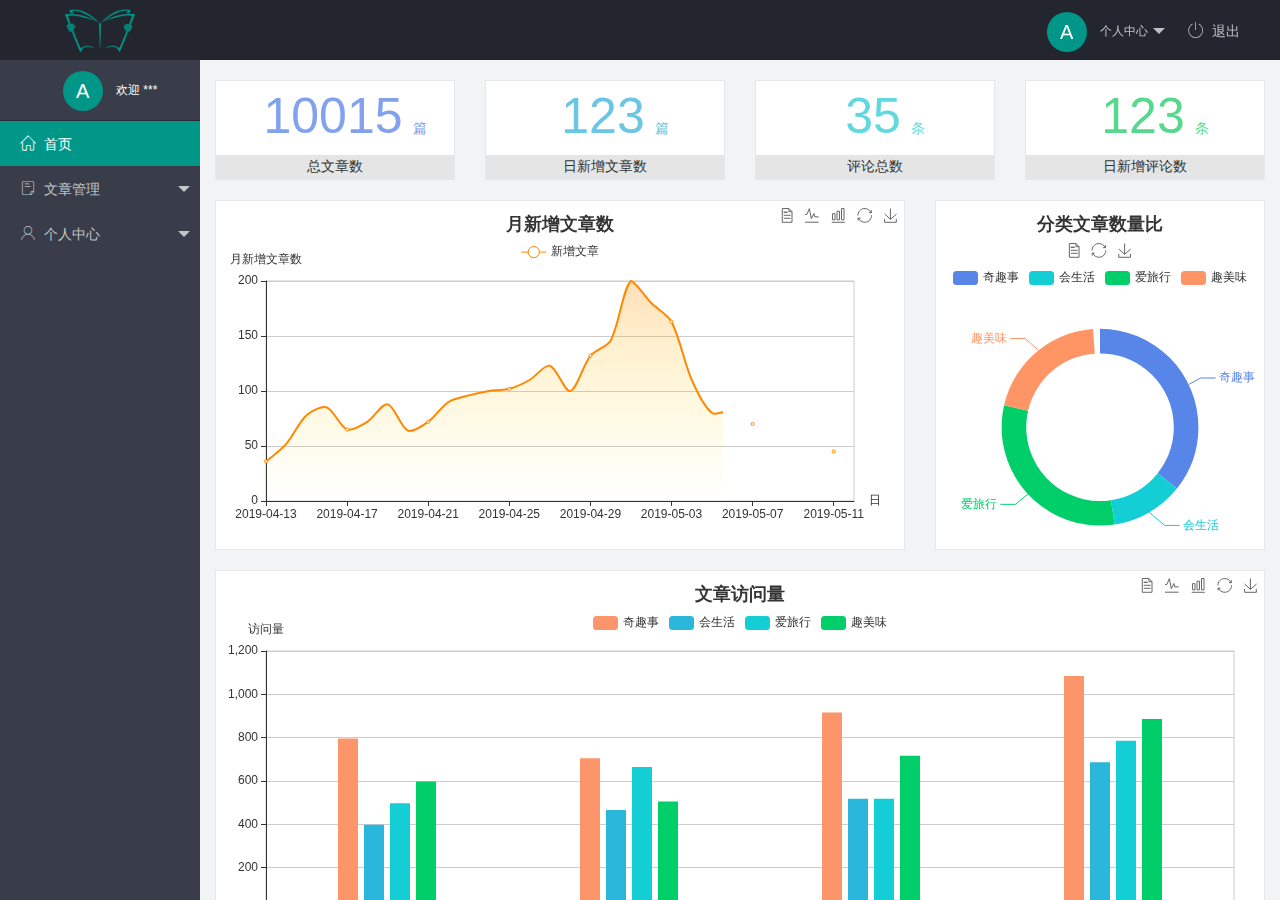
<file: web/index.html>
<!DOCTYPE html>
<html lang="en">

<head>
    <meta charset="UTF-8">
    <meta http-equiv="X-UA-Compatible" content="IE=edge">
    <meta name="viewport" content="width=device-width, initial-scale=1.0">
    <title>Document</title>
    <link rel="stylesheet" href="./assets/lib/layui/css/layui.css">
    <link rel="stylesheet" href="./assets/css/index.css">
    <link rel="stylesheet" href="./assets/fonts/iconfont.css">
</head>

<body class="layui-layout-body">
    <div class="layui-layout layui-layout-admin">
        <div class="layui-header">
            <div class="layui-logo">
                <img src="./assets/images/logo.png" alt="">
            </div>
            <ul class="layui-nav layui-layout-right">
                <li class="layui-nav-item">
                    <a href="javascript:;" class="userinfo">
                        <!-- <img src="http://t.cn/RCzsdCq" class="layui-nav-img"> -->
                        <span class="text-avatar">A</span> 个人中心
                    </a>
                    <dl class="layui-nav-child">
                        <dd><a href="./user/user_info.html" target="fm">基本资料</a></dd>
                        <dd><a href="./user/user_avatar.html" target="fm">更换头像</a></dd>
                        <dd><a href="./user/user_pwd.html" target="fm">重置密码</a></dd>
                    </dl>
                </li>
                <li class="layui-nav-item"><a href="javascript:;" id="btnLogout"><span class="iconfont icon-tuichu"></span>退出</a></li>
            </ul>
        </div>

        <div class="layui-side layui-bg-black">
            <div class="layui-side-scroll">
                <div class="userinfo">
                    <!-- <img src="http://t.cn/RCzsdCq" class="layui-nav-img"> -->
                    <span class="text-avatar">A</span>
                    <span id="welcome">欢迎 ***</span>
                </div>
                <!-- 左侧导航区域（可配合layui已有的垂直导航） -->
                <ul class="layui-nav layui-nav-tree" lay-shrink="all">
                    <li class="layui-nav-item layui-this"><a href="./home/dashboard.html" target="fm"><span class="iconfont icon-home"></span>首页</a></li>
                    <li class="layui-nav-item">
                        <a href="javascript:;"><span class="iconfont icon-16"></span>文章管理</a>
                        <dl class="layui-nav-child">
                            <dd><a href="./article/art_cate.html" target="fm"><i class="layui-icon layui-icon-app"></i>文章类别</a></dd>
                            <dd id="article-list"><a href="./article/art_list.html" target="fm"><i class="layui-icon layui-icon-app"></i>文章列表</a></dd>
                            <dd id="article-pub"><a href="./article/art_pub.html" target="fm"><i class="layui-icon layui-icon-app"></i>发布文章</a></dd>
                        </dl>
                    </li>
                    <li class="layui-nav-item">
                        <a href="javascript:;"><span class="iconfont icon-user"></span>个人中心</a>
                        <dl class="layui-nav-child">
                            <dd><a href="./user/user_info.html" target="fm"><i class="layui-icon layui-icon-app"></i>基本资料</a></dd>
                            <dd><a href="./user/user_avatar.html" target="fm"><i class="layui-icon layui-icon-app"></i>更换头像</a></dd>
                            <dd><a href="./user/user_pwd.html" target="fm"><i class="layui-icon layui-icon-app"></i>重置密码</a></dd>
                        </dl>
                    </li>
                </ul>
            </div>
        </div>

        <div class="layui-body">
            <!-- 内容主体区域 -->
            <iframe name="fm" src="./home/dashboard.html" frameborder="0"></iframe>
        </div>


    </div>
    <script src="./assets/lib/layui/layui.all.js"></script>
    <script src="./assets/lib/jquery.js"></script>
    <script src="./assets/js/ajaxPre.js"></script>
    <script src="./assets/js/index.js"></script>
</body>

</html>
</file>
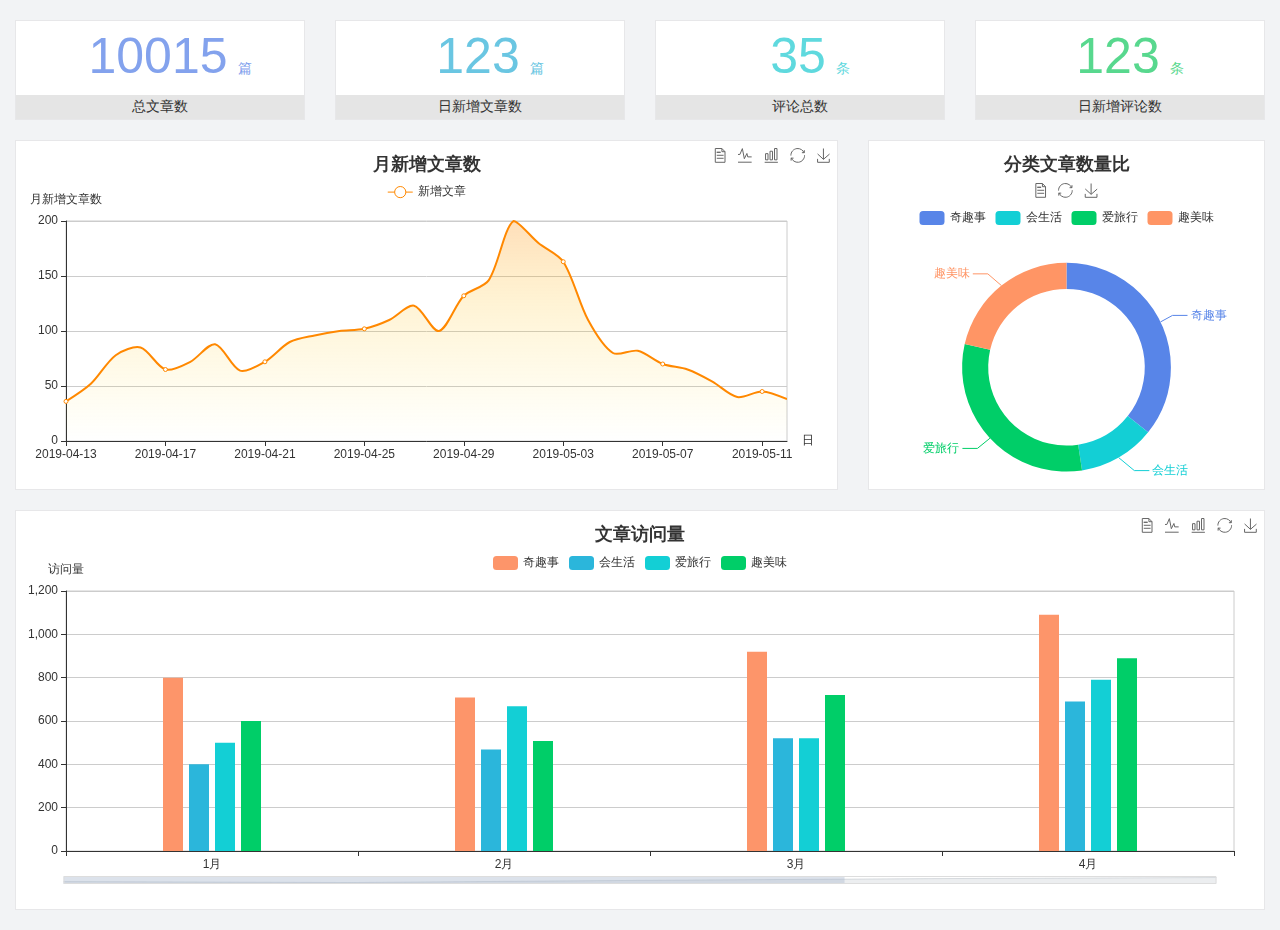
<file: web/home/dashboard.html>
<!DOCTYPE html>
<html lang="en">

<head>
  <meta charset="UTF-8">
  <meta name="viewport" content="width=device-width, initial-scale=1.0">
  <meta http-equiv="X-UA-Compatible" content="ie=edge">
  <title>图表统计</title>
  <link rel="stylesheet" href="../assets/lib/bootstrap.css" />
  <link rel="stylesheet" href="../assets/lib/main.css" />
  <script src="../assets/lib/jquery.js"></script>
  <script type="text/javascript" src="../assets/lib/echarts.min.js"></script>
</head>

<body>
  <div class="container-fluid">
    <div class="row spannel_list">
      <div class="col-sm-3 col-xs-6">
        <div class="spannel">
          <em>10015</em><span>篇</span>
          <b>总文章数</b>
        </div>
      </div>
      <div class="col-sm-3 col-xs-6">
        <div class="spannel scolor01">
          <em>123</em><span>篇</span>
          <b>日新增文章数</b>
        </div>
      </div>
      <div class="col-sm-3 col-xs-6">
        <div class="spannel scolor02">
          <em>35</em><span>条</span>
          <b>评论总数</b>
        </div>
      </div>
      <div class="col-sm-3 col-xs-6">
        <div class="spannel scolor03">
          <em>123</em><span>条</span>
          <b>日新增评论数</b>
        </div>
      </div>
    </div>
  </div>

  <div class="container-fluid">
    <div class="row curve-pie">
      <div class="col-lg-8 col-md-8">
        <div class="gragh_pannel" id="curve_show"></div>
      </div>
      <div class="col-lg-4 col-md-4">
        <div class="gragh_pannel" id="pie_show"></div>
      </div>
    </div>
  </div>

  <div class="container-fluid">
    <div class="column_pannel" id="column_show"></div>
  </div>

  <script>
    var oChart = echarts.init(document.getElementById('curve_show'));
    var aList_all = [
      { 'count': 36, 'date': '2019-04-13' },
      { 'count': 52, 'date': '2019-04-14' },
      { 'count': 78, 'date': '2019-04-15' },
      { 'count': 85, 'date': '2019-04-16' },
      { 'count': 65, 'date': '2019-04-17' },
      { 'count': 72, 'date': '2019-04-18' },
      { 'count': 88, 'date': '2019-04-19' },
      { 'count': 64, 'date': '2019-04-20' },
      { 'count': 72, 'date': '2019-04-21' },
      { 'count': 90, 'date': '2019-04-22' },
      { 'count': 96, 'date': '2019-04-23' },
      { 'count': 100, 'date': '2019-04-24' },
      { 'count': 102, 'date': '2019-04-25' },
      { 'count': 110, 'date': '2019-04-26' },
      { 'count': 123, 'date': '2019-04-27' },
      { 'count': 100, 'date': '2019-04-28' },
      { 'count': 132, 'date': '2019-04-29' },
      { 'count': 146, 'date': '2019-04-30' },
      { 'count': 200, 'date': '2019-05-01' },
      { 'count': 180, 'date': '2019-05-02' },
      { 'count': 163, 'date': '2019-05-03' },
      { 'count': 110, 'date': '2019-05-04' },
      { 'count': 80, 'date': '2019-05-05' },
      { 'count': 82, 'date': '2019-05-06' },
      { 'count': 70, 'date': '2019-05-07' },
      { 'count': 65, 'date': '2019-05-08' },
      { 'count': 54, 'date': '2019-05-09' },
      { 'count': 40, 'date': '2019-05-10' },
      { 'count': 45, 'date': '2019-05-11' },
      { 'count': 38, 'date': '2019-05-12' },
    ];

    let aCount = [];
    let aDate = [];

    for (var i = 0; i < aList_all.length; i++) {
      aCount.push(aList_all[i].count);
      aDate.push(aList_all[i].date);
    }

    var chartopt = {
      title: {
        text: '月新增文章数',
        left: 'center',
        top: '10'
      },
      tooltip: {
        trigger: 'axis'
      },
      legend: {
        data: ['新增文章'],
        top: '40'
      },
      toolbox: {
        show: true,
        feature: {
          mark: { show: true },
          dataView: { show: true, readOnly: false },
          magicType: { show: true, type: ['line', 'bar'] },
          restore: { show: true },
          saveAsImage: { show: true }
        }
      },
      calculable: true,
      xAxis: [
        {
          name: '日',
          type: 'category',
          boundaryGap: false,
          data: aDate
        }
      ],
      yAxis: [
        {
          name: '月新增文章数',
          type: 'value'
        }
      ],
      series: [
        {
          name: '新增文章',
          type: 'line',
          smooth: true,
          itemStyle: { normal: { areaStyle: { type: 'default' }, color: '#f80' }, lineStyle: { color: '#f80' } },
          data: aCount
        }],
      areaStyle: {
        normal: {
          color: new echarts.graphic.LinearGradient(0, 0, 0, 1, [{
            offset: 0,
            color: 'rgba(255,136,0,0.39)'
          }, {
            offset: .34,
            color: 'rgba(255,180,0,0.25)'
          }, {
            offset: 1,
            color: 'rgba(255,222,0,0.00)'
          }])

        }
      },
      grid: {
        show: true,
        x: 50,
        x2: 50,
        y: 80,
        height: 220
      }
    };

    oChart.setOption(chartopt);


    var oPie = echarts.init(document.getElementById('pie_show'));
    var oPieopt =
    {
      title: {
        top: 10,
        text: '分类文章数量比',
        x: 'center'
      },
      tooltip: {
        trigger: 'item',
        formatter: "{a} <br/>{b} : {c} ({d}%)"
      },
      color: ['#5885e8', '#13cfd5', '#00ce68', '#ff9565'],
      legend: {
        x: 'center',
        top: 65,
        data: ['奇趣事', '会生活', '爱旅行', '趣美味']
      },
      toolbox: {
        show: true,
        x: 'center',
        top: 35,
        feature: {
          mark: { show: true },
          dataView: { show: true, readOnly: false },
          magicType: {
            show: true,
            type: ['pie', 'funnel'],
            option: {
              funnel: {
                x: '25%',
                width: '50%',
                funnelAlign: 'left',
                max: 1548
              }
            }
          },
          restore: { show: true },
          saveAsImage: { show: true }
        }
      },
      calculable: true,
      series: [
        {
          name: '访问来源',
          type: 'pie',
          radius: ['45%', '60%'],
          center: ['50%', '65%'],
          data: [
            { value: 300, name: '奇趣事' },
            { value: 100, name: '会生活' },
            { value: 260, name: '爱旅行' },
            { value: 180, name: '趣美味' }
          ]
        }
      ]
    };
    oPie.setOption(oPieopt);



    var oColumn = this.echarts.init(document.getElementById('column_show'));
    var oColumnopt =
    {
      title: {
        text: '文章访问量',
        left: 'center',
        top: '10'
      },
      tooltip: {
        trigger: 'axis'
      },
      legend: {
        data: ['奇趣事', '会生活', '爱旅行', '趣美味'],
        top: '40'
      },
      toolbox: {
        show: true,
        feature: {
          mark: { show: true },
          dataView: { show: true, readOnly: false },
          magicType: { show: true, type: ['line', 'bar'] },
          restore: { show: true },
          saveAsImage: { show: true }
        }
      },
      calculable: true,
      xAxis: [
        {
          type: 'category',
          data: ['1月', '2月', '3月', '4月', '5月']
        }
      ],
      yAxis: [
        {
          name: '访问量',
          type: 'value'
        }
      ],
      series: [
        {
          name: '奇趣事',
          type: 'bar',
          barWidth: 20,
          itemStyle: {
            normal: { areaStyle: { type: 'default' }, color: '#fd956a' }
          },
          data: [800, 708, 920, 1090, 1200]
        },
        {
          name: '会生活',
          type: 'bar',
          barWidth: 20,
          itemStyle: {
            normal: { areaStyle: { type: 'default' }, color: '#2bb6db' }
          },
          data: [400, 468, 520, 690, 800]
        },
        {
          name: '爱旅行',
          type: 'bar',
          barWidth: 20,
          itemStyle: {
            normal: { areaStyle: { type: 'default' }, color: '#13cfd5' }
          },
          data: [500, 668, 520, 790, 900]
        },
        {
          name: '趣美味',
          type: 'bar',
          barWidth: 20,
          itemStyle: {
            normal: { areaStyle: { type: 'default' }, color: '#00ce68' }
          },
          data: [600, 508, 720, 890, 1000]
        }
      ],
      grid: {
        show: true,
        x: 50,
        x2: 30,
        y: 80,
        height: 260
      },
      dataZoom: [//给x轴设置滚动条
        {
          start: 0,//默认为0
          end: 100 - 1000 / 31,//默认为100
          type: 'slider',
          show: true,
          xAxisIndex: [0],
          handleSize: 0,//滑动条的 左右2个滑动条的大小
          height: 8,//组件高度
          left: 45, //左边的距离
          right: 50,//右边的距离
          bottom: 26,//右边的距离
          handleColor: '#ddd',//h滑动图标的颜色
          handleStyle: {
            borderColor: "#cacaca",
            borderWidth: "1",
            shadowBlur: 2,
            background: "#ddd",
            shadowColor: "#ddd",
          }
        }]
    };
    oColumn.setOption(oColumnopt);
  </script>
</body>

</html>
</file>
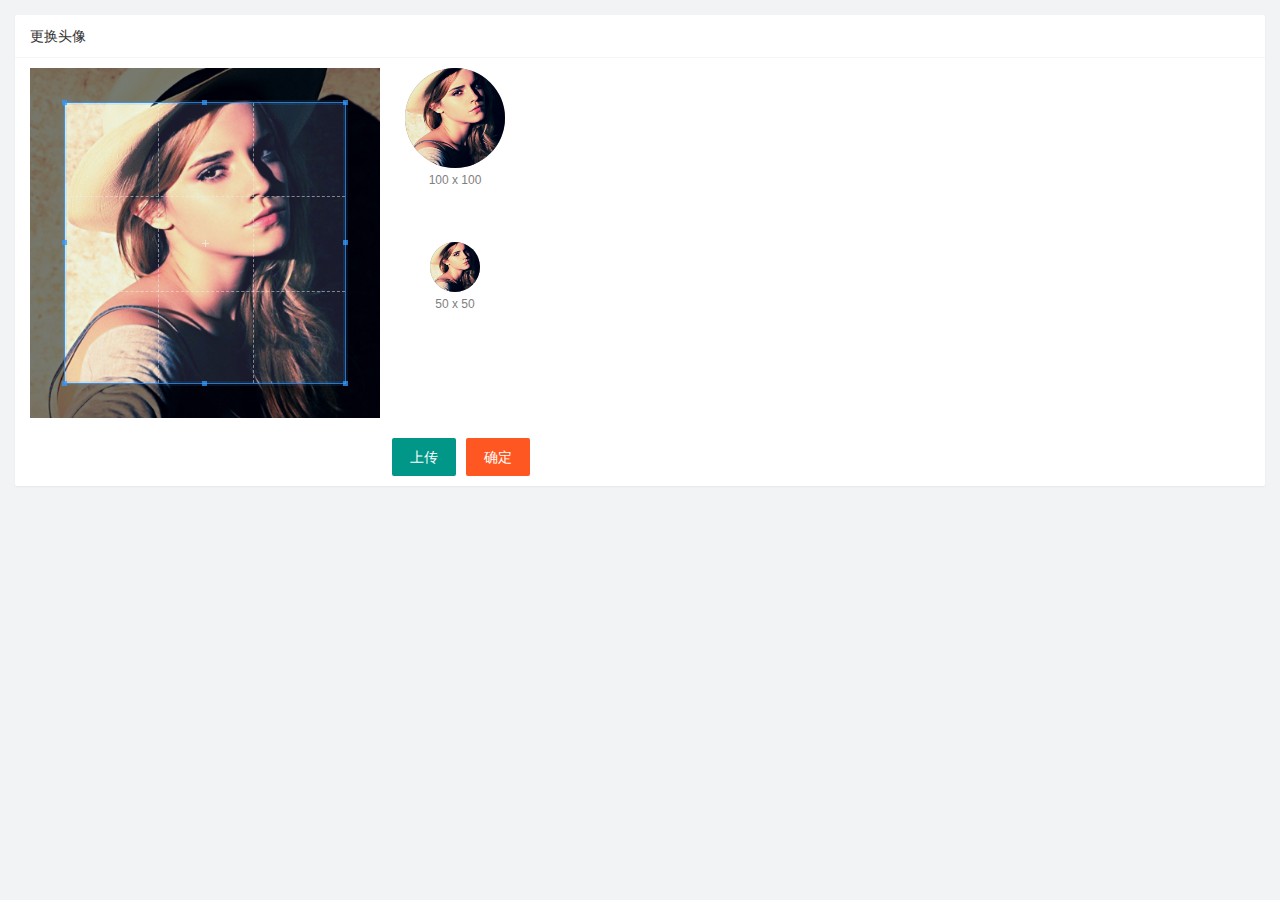
<file: web/user/user_avatar.html>
<!DOCTYPE html>
<html lang="en">

<head>
    <meta charset="UTF-8">
    <meta http-equiv="X-UA-Compatible" content="IE=edge">
    <meta name="viewport" content="width=device-width, initial-scale=1.0">
    <title>Document</title>
    <link rel="stylesheet" href="../assets/lib/layui/css/layui.css">
    <link rel="stylesheet" href="../assets/lib/cropper/cropper.css">
    <link rel="stylesheet" href="../assets/css/user/user_avatar.css">
</head>

<body>
    <div class="layui-card">
        <div class="layui-card-header">更换头像</div>
        <div class="layui-card-body">
            <!-- 第一行的图片裁剪和预览区域 -->
            <div class="row1">
                <!-- 图片裁剪区域 -->
                <div class="cropper-box">
                    <!-- 这个 img 标签很重要，将来会把它初始化为裁剪区域 -->
                    <img id="image" src="../assets/images/sample.jpg" />
                </div>
                <!-- 图片的预览区域 -->
                <div class="preview-box">
                    <div>
                        <!-- 宽高为 100px 的预览区域 -->
                        <div class="img-preview w100"></div>
                        <p class="size">100 x 100</p>
                    </div>
                    <div>
                        <!-- 宽高为 50px 的预览区域 -->
                        <div class="img-preview w50"></div>
                        <p class="size">50 x 50</p>
                    </div>
                </div>
            </div>

            <!-- 第二行的按钮区域 -->
            <div class="row2">
                <!-- 通过 accept属性，可以指定，允许用户选择什么类型的文件 -->
                <input type="file" id="file" accept="image/png,image/jpeg" />
                <button type="button" class="layui-btn" id="btnChooseImage">上传</button>
                <button type="button" class="layui-btn layui-btn-danger" id='btnUpload'>确定</button>
            </div>
        </div>
    </div>
    <script src="../assets/lib/layui/layui.all.js"></script>
    <script src="../assets/lib/jquery.js"></script>
    <script src="../assets/lib/cropper/Cropper.js"></script>
    <script src="../assets/lib/cropper/jquery-cropper.js"></script>
    <script src="../assets/js/ajaxPre.js"></script>
    <script src="../assets/js/user/user_avatar.js"></script>
</body>

</html>
</file>
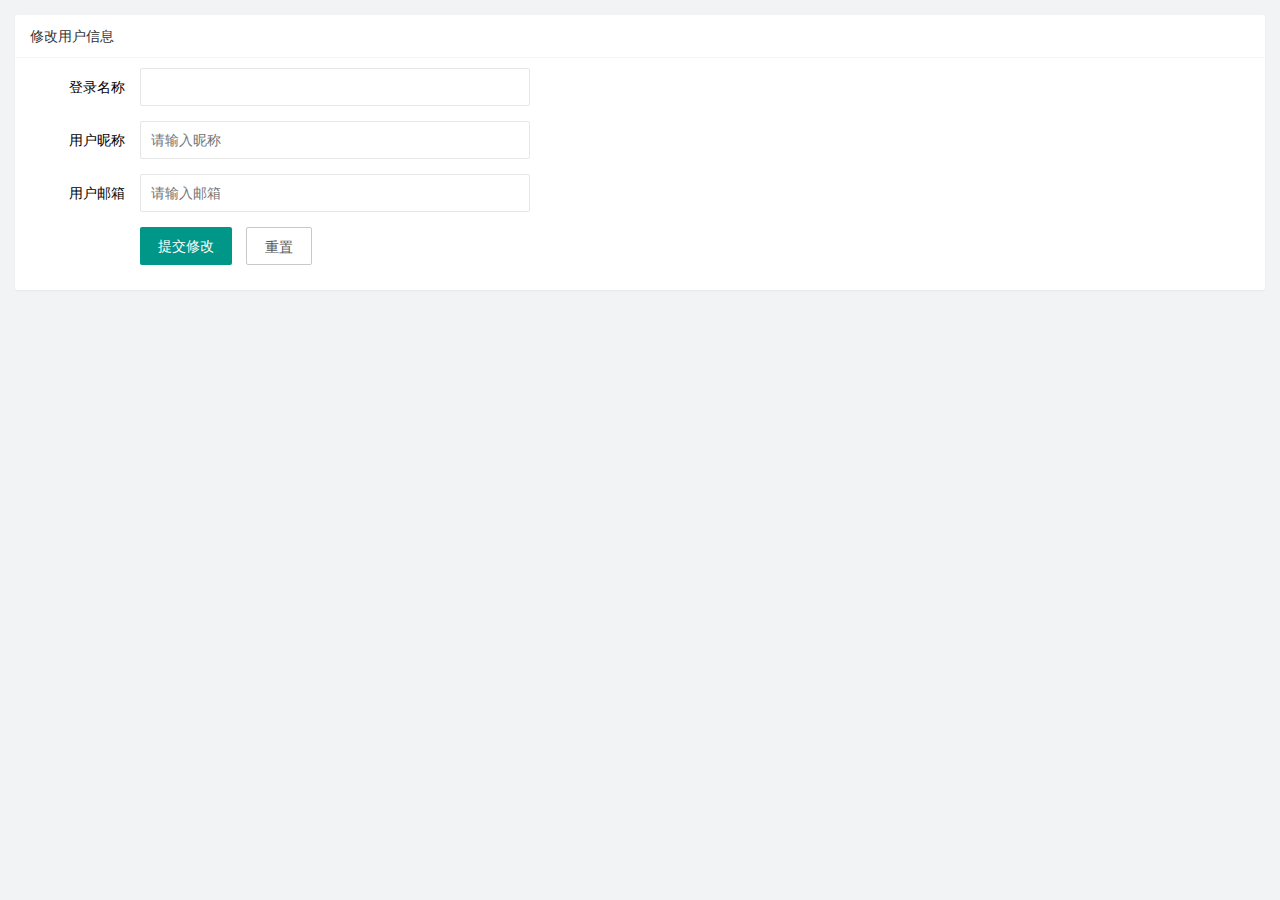
<file: web/user/user_info.html>
<!DOCTYPE html>
<html lang="en">

<head>
    <meta charset="UTF-8">
    <meta http-equiv="X-UA-Compatible" content="IE=edge">
    <meta name="viewport" content="width=device-width, initial-scale=1.0">
    <title>Document</title>
    <link rel="stylesheet" href="../assets/lib/layui/css/layui.css">
    <link rel="stylesheet" href="../assets/css/user/user_info.css">
</head>

<body>
    <div class="layui-card">
        <div class="layui-card-header">
            修改用户信息
        </div>
        <div class="layui-card-body">
            <!-- form表单 -->
            <form class="layui-form" lay-filter="formUserInfo">
                <input type="hidden" name="id">
                <div class="layui-form-item">
                    <label class="layui-form-label">登录名称</label>
                    <div class="layui-input-block">
                        <input type="text" name="username" autocomplete="off" class="layui-input" readonly>
                    </div>
                </div>
                <div class="layui-form-item">
                    <label class="layui-form-label">用户昵称</label>
                    <div class="layui-input-block">
                        <input type="text" name="nickname" required lay-verify="required|nickname" placeholder="请输入昵称" autocomplete="off" class="layui-input">
                    </div>
                </div>
                <div class="layui-form-item">
                    <label class="layui-form-label">用户邮箱</label>
                    <div class="layui-input-block">
                        <input type="text" name="email" required lay-verify="required|email" placeholder="请输入邮箱" autocomplete="off" class="layui-input">
                    </div>
                </div>
                <div class="layui-form-item">
                    <div class="layui-input-block">
                        <button class="layui-btn" lay-submit lay-filter="formDemo">提交修改</button>
                        <button type="reset" class="layui-btn layui-btn-primary" id="btnReset">重置</button>
                    </div>
                </div>
            </form>
        </div>
    </div>

    <script src="../assets/lib/layui/layui.all.js"></script>
    <script src="../assets/lib/jquery.js"></script>
    <script src="../assets/js/ajaxPre.js"></script>
    <script src="../assets/js/user/user_info.js"></script>
</body>

</html>
</file>
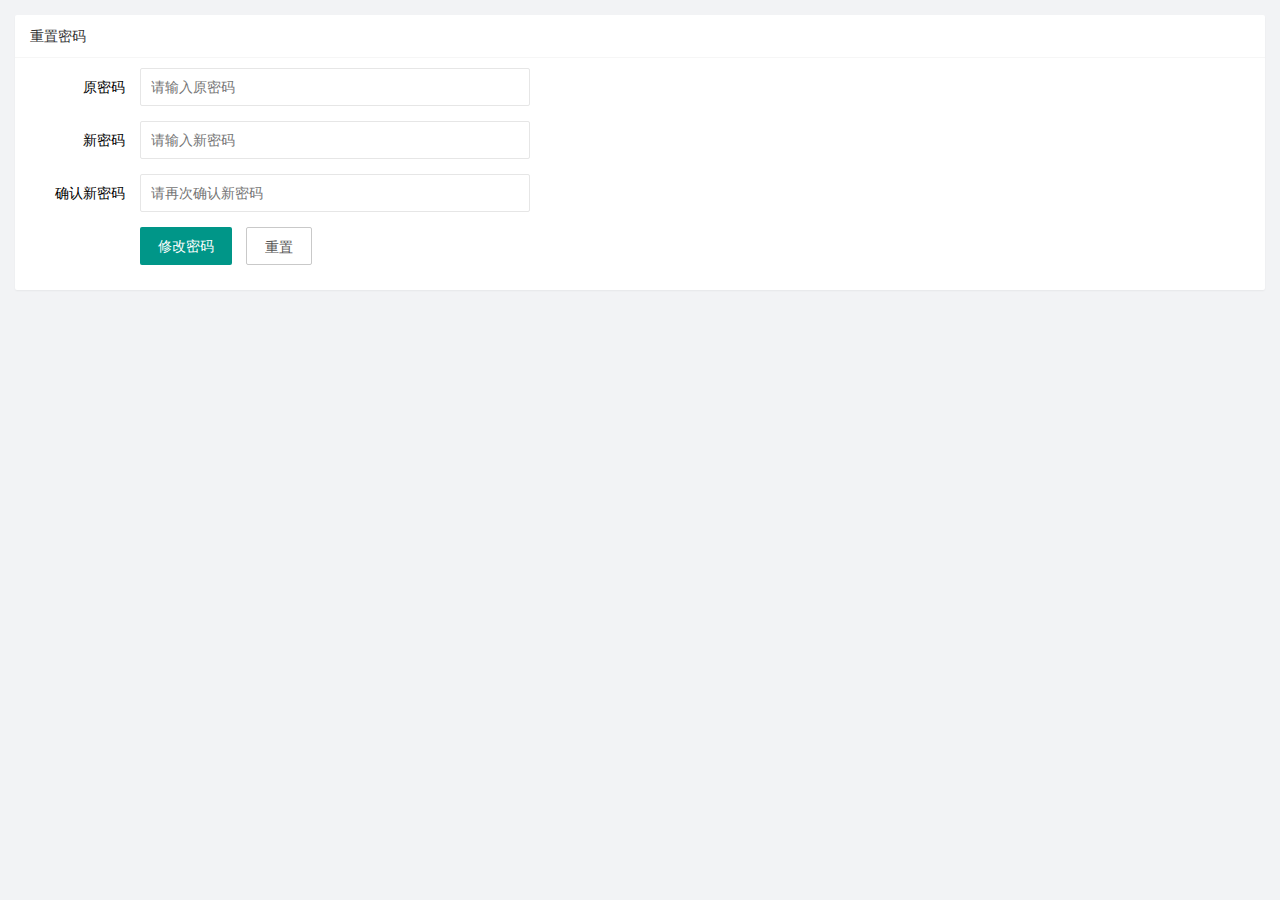
<file: web/user/user_pwd.html>
<!DOCTYPE html>
<html lang="en">

<head>
    <meta charset="UTF-8">
    <meta http-equiv="X-UA-Compatible" content="IE=edge">
    <meta name="viewport" content="width=device-width, initial-scale=1.0">
    <title>Document</title>
    <link rel="stylesheet" href="../assets/lib/layui/css/layui.css">
    <link rel="stylesheet" href="../assets/css/user/user_pwd.css">
</head>

<body>
    <div class="layui-card">
        <div class="layui-card-header">
            重置密码
        </div>
        <div class="layui-card-body">
            <!-- form表单 -->
            <form class="layui-form" lay-filter="formUserPwd">
                <div class="layui-form-item">
                    <label class="layui-form-label">原密码</label>
                    <div class="layui-input-block">
                        <input type="password" name="oldPwd" required lay-verify="required|pwd" placeholder="请输入原密码" autocomplete="off" class="layui-input">
                    </div>
                </div>
                <div class="layui-form-item">
                    <label class="layui-form-label">新密码</label>
                    <div class="layui-input-block">
                        <input type="password" name="newPwd" required lay-verify="required|pwd|newpwd" placeholder="请输入新密码" autocomplete="off" class="layui-input">
                    </div>
                </div>
                <div class="layui-form-item">
                    <label class="layui-form-label">确认新密码</label>
                    <div class="layui-input-block">
                        <input type="password" name="rePwd" required lay-verify="required|pwd|repwd" placeholder="请再次确认新密码" autocomplete="off" class="layui-input">
                    </div>
                </div>
                <div class="layui-form-item">
                    <div class="layui-input-block">
                        <button class="layui-btn" lay-submit lay-filter="formDemo">修改密码</button>
                        <button type="reset" class="layui-btn layui-btn-primary" id="btnReset">重置</button>
                    </div>
                </div>
            </form>
        </div>
    </div>

    <script src="../assets/lib/layui/layui.all.js"></script>
    <script src="../assets/lib/jquery.js"></script>
    <script src="../assets/js/ajaxPre.js"></script>
    <script src="../assets/js/user/user_pwd.js"></script>
</body>

</html>
</file>
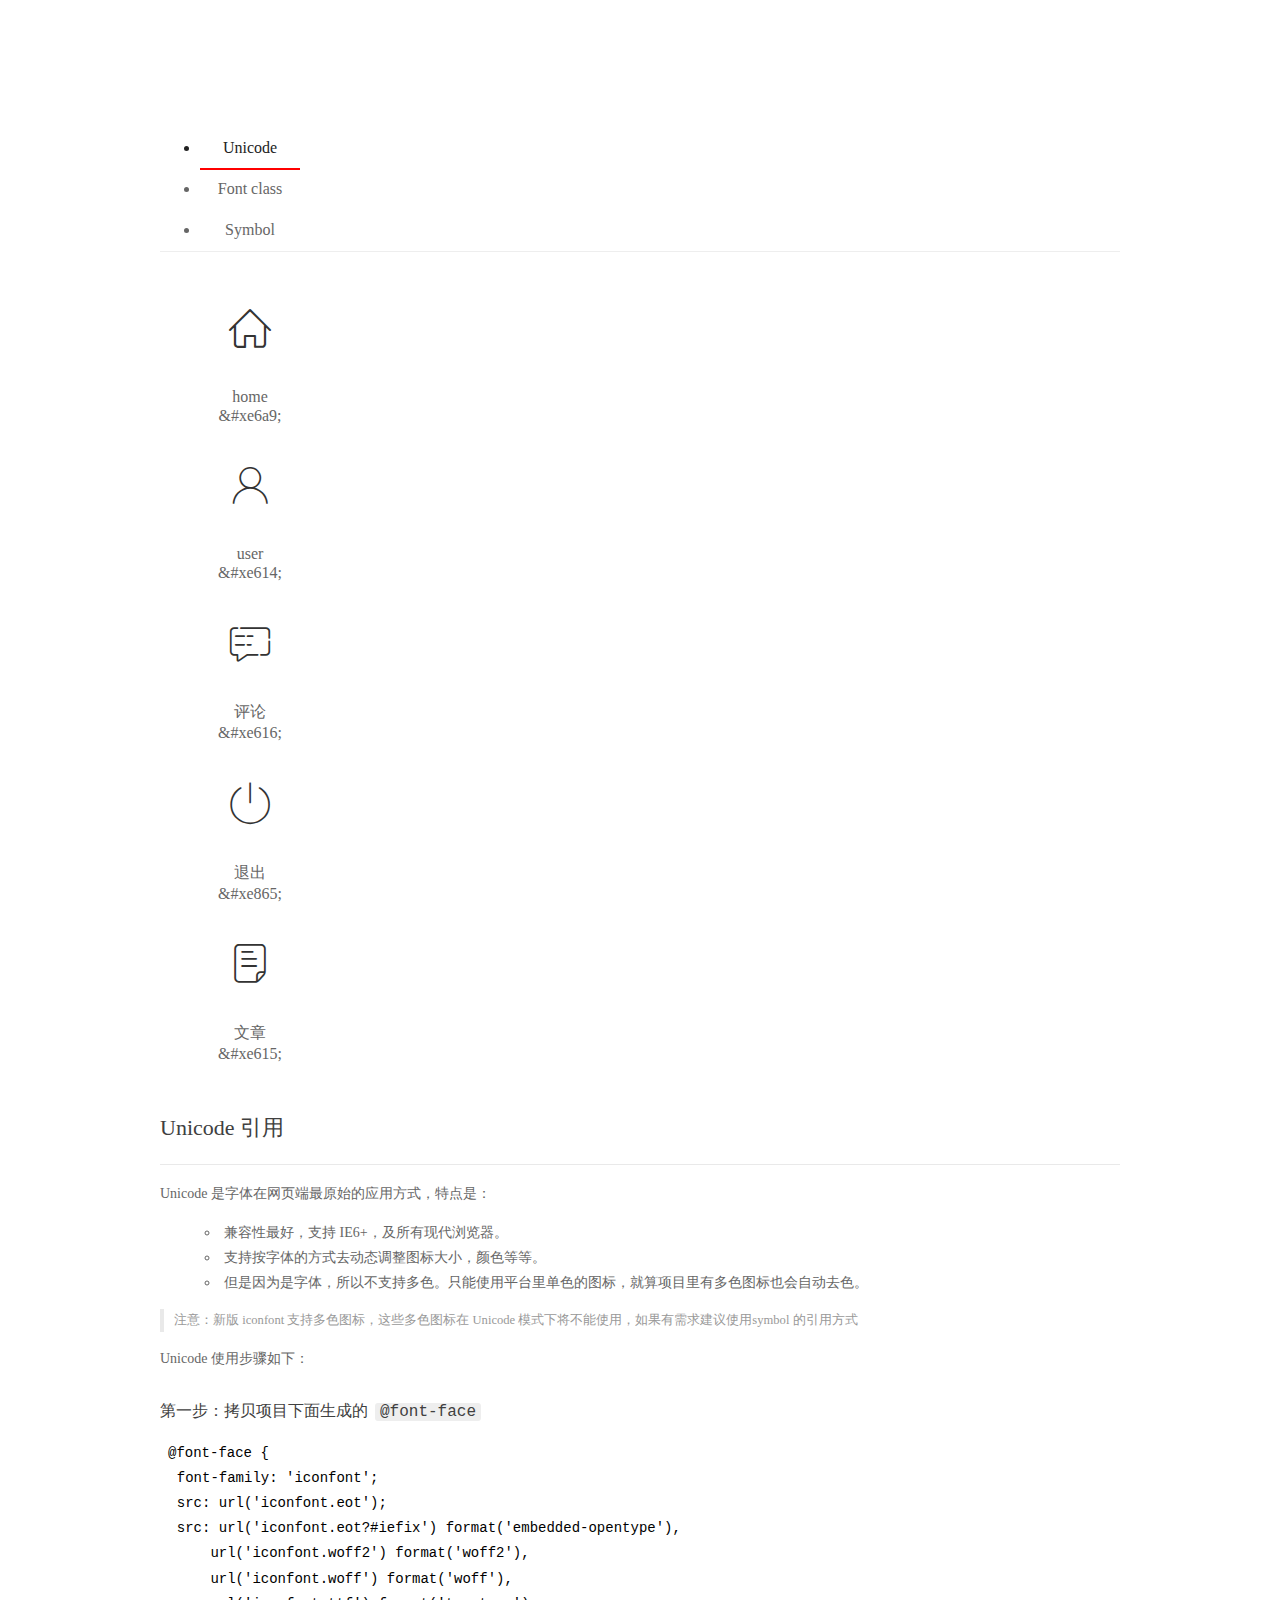
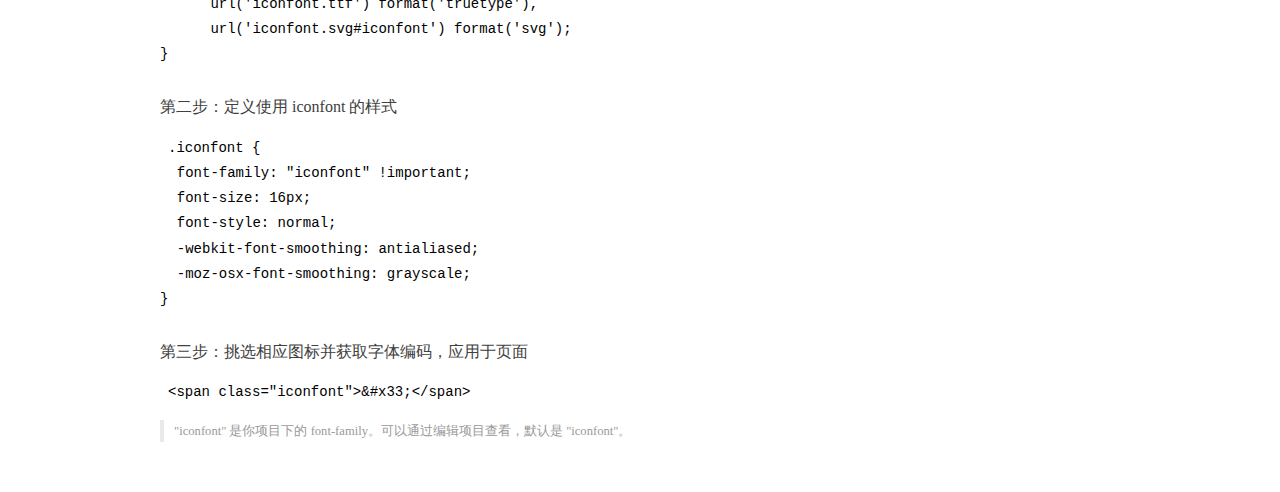
<file: web/assets/fonts/demo_index.html>
<!DOCTYPE html>
<html>
<head>
  <meta charset="utf-8"/>
  <title>IconFont Demo</title>
  <link rel="shortcut icon" href="https://gtms04.alicdn.com/tps/i4/TB1_oz6GVXXXXaFXpXXJDFnIXXX-64-64.ico" type="image/x-icon"/>
  <link rel="stylesheet" href="https://g.alicdn.com/thx/cube/1.3.2/cube.min.css">
  <link rel="stylesheet" href="demo.css">
  <link rel="stylesheet" href="iconfont.css">
  <script src="iconfont.js"></script>
  <!-- jQuery -->
  <script src="https://a1.alicdn.com/oss/uploads/2018/12/26/7bfddb60-08e8-11e9-9b04-53e73bb6408b.js"></script>
  <!-- 代码高亮 -->
  <script src="https://a1.alicdn.com/oss/uploads/2018/12/26/a3f714d0-08e6-11e9-8a15-ebf944d7534c.js"></script>
</head>
<body>
  <div class="main">
    <h1 class="logo"><a href="https://www.iconfont.cn/" title="iconfont 首页" target="_blank">&#xe86b;</a></h1>
    <div class="nav-tabs">
      <ul id="tabs" class="dib-box">
        <li class="dib active"><span>Unicode</span></li>
        <li class="dib"><span>Font class</span></li>
        <li class="dib"><span>Symbol</span></li>
      </ul>
      
    </div>
    <div class="tab-container">
      <div class="content unicode" style="display: block;">
          <ul class="icon_lists dib-box">
          
            <li class="dib">
              <span class="icon iconfont">&#xe6a9;</span>
                <div class="name">home</div>
                <div class="code-name">&amp;#xe6a9;</div>
              </li>
          
            <li class="dib">
              <span class="icon iconfont">&#xe614;</span>
                <div class="name">user</div>
                <div class="code-name">&amp;#xe614;</div>
              </li>
          
            <li class="dib">
              <span class="icon iconfont">&#xe616;</span>
                <div class="name">评论</div>
                <div class="code-name">&amp;#xe616;</div>
              </li>
          
            <li class="dib">
              <span class="icon iconfont">&#xe865;</span>
                <div class="name">退出</div>
                <div class="code-name">&amp;#xe865;</div>
              </li>
          
            <li class="dib">
              <span class="icon iconfont">&#xe615;</span>
                <div class="name">文章</div>
                <div class="code-name">&amp;#xe615;</div>
              </li>
          
          </ul>
          <div class="article markdown">
          <h2 id="unicode-">Unicode 引用</h2>
          <hr>

          <p>Unicode 是字体在网页端最原始的应用方式，特点是：</p>
          <ul>
            <li>兼容性最好，支持 IE6+，及所有现代浏览器。</li>
            <li>支持按字体的方式去动态调整图标大小，颜色等等。</li>
            <li>但是因为是字体，所以不支持多色。只能使用平台里单色的图标，就算项目里有多色图标也会自动去色。</li>
          </ul>
          <blockquote>
            <p>注意：新版 iconfont 支持多色图标，这些多色图标在 Unicode 模式下将不能使用，如果有需求建议使用symbol 的引用方式</p>
          </blockquote>
          <p>Unicode 使用步骤如下：</p>
          <h3 id="-font-face">第一步：拷贝项目下面生成的 <code>@font-face</code></h3>
<pre><code class="language-css"
>@font-face {
  font-family: 'iconfont';
  src: url('iconfont.eot');
  src: url('iconfont.eot?#iefix') format('embedded-opentype'),
      url('iconfont.woff2') format('woff2'),
      url('iconfont.woff') format('woff'),
      url('iconfont.ttf') format('truetype'),
      url('iconfont.svg#iconfont') format('svg');
}
</code></pre>
          <h3 id="-iconfont-">第二步：定义使用 iconfont 的样式</h3>
<pre><code class="language-css"
>.iconfont {
  font-family: "iconfont" !important;
  font-size: 16px;
  font-style: normal;
  -webkit-font-smoothing: antialiased;
  -moz-osx-font-smoothing: grayscale;
}
</code></pre>
          <h3 id="-">第三步：挑选相应图标并获取字体编码，应用于页面</h3>
<pre>
<code class="language-html"
>&lt;span class="iconfont"&gt;&amp;#x33;&lt;/span&gt;
</code></pre>
          <blockquote>
            <p>"iconfont" 是你项目下的 font-family。可以通过编辑项目查看，默认是 "iconfont"。</p>
          </blockquote>
          </div>
      </div>
      <div class="content font-class">
        <ul class="icon_lists dib-box">
          
          <li class="dib">
            <span class="icon iconfont icon-home"></span>
            <div class="name">
              home
            </div>
            <div class="code-name">.icon-home
            </div>
          </li>
          
          <li class="dib">
            <span class="icon iconfont icon-user"></span>
            <div class="name">
              user
            </div>
            <div class="code-name">.icon-user
            </div>
          </li>
          
          <li class="dib">
            <span class="icon iconfont icon-pinglun"></span>
            <div class="name">
              评论
            </div>
            <div class="code-name">.icon-pinglun
            </div>
          </li>
          
          <li class="dib">
            <span class="icon iconfont icon-tuichu"></span>
            <div class="name">
              退出
            </div>
            <div class="code-name">.icon-tuichu
            </div>
          </li>
          
          <li class="dib">
            <span class="icon iconfont icon-16"></span>
            <div class="name">
              文章
            </div>
            <div class="code-name">.icon-16
            </div>
          </li>
          
        </ul>
        <div class="article markdown">
        <h2 id="font-class-">font-class 引用</h2>
        <hr>

        <p>font-class 是 Unicode 使用方式的一种变种，主要是解决 Unicode 书写不直观，语意不明确的问题。</p>
        <p>与 Unicode 使用方式相比，具有如下特点：</p>
        <ul>
          <li>兼容性良好，支持 IE8+，及所有现代浏览器。</li>
          <li>相比于 Unicode 语意明确，书写更直观。可以很容易分辨这个 icon 是什么。</li>
          <li>因为使用 class 来定义图标，所以当要替换图标时，只需要修改 class 里面的 Unicode 引用。</li>
          <li>不过因为本质上还是使用的字体，所以多色图标还是不支持的。</li>
        </ul>
        <p>使用步骤如下：</p>
        <h3 id="-fontclass-">第一步：引入项目下面生成的 fontclass 代码：</h3>
<pre><code class="language-html">&lt;link rel="stylesheet" href="./iconfont.css"&gt;
</code></pre>
        <h3 id="-">第二步：挑选相应图标并获取类名，应用于页面：</h3>
<pre><code class="language-html">&lt;span class="iconfont icon-xxx"&gt;&lt;/span&gt;
</code></pre>
        <blockquote>
          <p>"
            iconfont" 是你项目下的 font-family。可以通过编辑项目查看，默认是 "iconfont"。</p>
        </blockquote>
      </div>
      </div>
      <div class="content symbol">
          <ul class="icon_lists dib-box">
          
            <li class="dib">
                <svg class="icon svg-icon" aria-hidden="true">
                  <use xlink:href="#icon-home"></use>
                </svg>
                <div class="name">home</div>
                <div class="code-name">#icon-home</div>
            </li>
          
            <li class="dib">
                <svg class="icon svg-icon" aria-hidden="true">
                  <use xlink:href="#icon-user"></use>
                </svg>
                <div class="name">user</div>
                <div class="code-name">#icon-user</div>
            </li>
          
            <li class="dib">
                <svg class="icon svg-icon" aria-hidden="true">
                  <use xlink:href="#icon-pinglun"></use>
                </svg>
                <div class="name">评论</div>
                <div class="code-name">#icon-pinglun</div>
            </li>
          
            <li class="dib">
                <svg class="icon svg-icon" aria-hidden="true">
                  <use xlink:href="#icon-tuichu"></use>
                </svg>
                <div class="name">退出</div>
                <div class="code-name">#icon-tuichu</div>
            </li>
          
            <li class="dib">
                <svg class="icon svg-icon" aria-hidden="true">
                  <use xlink:href="#icon-16"></use>
                </svg>
                <div class="name">文章</div>
                <div class="code-name">#icon-16</div>
            </li>
          
          </ul>
          <div class="article markdown">
          <h2 id="symbol-">Symbol 引用</h2>
          <hr>

          <p>这是一种全新的使用方式，应该说这才是未来的主流，也是平台目前推荐的用法。相关介绍可以参考这篇<a href="">文章</a>
            这种用法其实是做了一个 SVG 的集合，与另外两种相比具有如下特点：</p>
          <ul>
            <li>支持多色图标了，不再受单色限制。</li>
            <li>通过一些技巧，支持像字体那样，通过 <code>font-size</code>, <code>color</code> 来调整样式。</li>
            <li>兼容性较差，支持 IE9+，及现代浏览器。</li>
            <li>浏览器渲染 SVG 的性能一般，还不如 png。</li>
          </ul>
          <p>使用步骤如下：</p>
          <h3 id="-symbol-">第一步：引入项目下面生成的 symbol 代码：</h3>
<pre><code class="language-html">&lt;script src="./iconfont.js"&gt;&lt;/script&gt;
</code></pre>
          <h3 id="-css-">第二步：加入通用 CSS 代码（引入一次就行）：</h3>
<pre><code class="language-html">&lt;style&gt;
.icon {
  width: 1em;
  height: 1em;
  vertical-align: -0.15em;
  fill: currentColor;
  overflow: hidden;
}
&lt;/style&gt;
</code></pre>
          <h3 id="-">第三步：挑选相应图标并获取类名，应用于页面：</h3>
<pre><code class="language-html">&lt;svg class="icon" aria-hidden="true"&gt;
  &lt;use xlink:href="#icon-xxx"&gt;&lt;/use&gt;
&lt;/svg&gt;
</code></pre>
          </div>
      </div>

    </div>
  </div>
  <script>
  $(document).ready(function () {
      $('.tab-container .content:first').show()

      $('#tabs li').click(function (e) {
        var tabContent = $('.tab-container .content')
        var index = $(this).index()

        if ($(this).hasClass('active')) {
          return
        } else {
          $('#tabs li').removeClass('active')
          $(this).addClass('active')

          tabContent.hide().eq(index).fadeIn()
        }
      })
    })
  </script>
</body>
</html>
</file>
<file: web/assets/lib/layui/css/layui.css>
/** layui-v2.5.5 MIT License By https://www.layui.com */
 .layui-inline,img{display:inline-block;vertical-align:middle}h1,h2,h3,h4,h5,h6{font-weight:400}.layui-edge,.layui-header,.layui-inline,.layui-main{position:relative}.layui-body,.layui-edge,.layui-elip{overflow:hidden}.layui-btn,.layui-edge,.layui-inline,img{vertical-align:middle}.layui-btn,.layui-disabled,.layui-icon,.layui-unselect{-moz-user-select:none;-webkit-user-select:none;-ms-user-select:none}.layui-elip,.layui-form-checkbox span,.layui-form-pane .layui-form-label{text-overflow:ellipsis;white-space:nowrap}.layui-breadcrumb,.layui-tree-btnGroup{visibility:hidden}blockquote,body,button,dd,div,dl,dt,form,h1,h2,h3,h4,h5,h6,input,li,ol,p,pre,td,textarea,th,ul{margin:0;padding:0;-webkit-tap-highlight-color:rgba(0,0,0,0)}a:active,a:hover{outline:0}img{border:none}li{list-style:none}table{border-collapse:collapse;border-spacing:0}h4,h5,h6{font-size:100%}button,input,optgroup,option,select,textarea{font-family:inherit;font-size:inherit;font-style:inherit;font-weight:inherit;outline:0}pre{white-space:pre-wrap;white-space:-moz-pre-wrap;white-space:-pre-wrap;white-space:-o-pre-wrap;word-wrap:break-word}body{line-height:24px;font:14px Helvetica Neue,Helvetica,PingFang SC,Tahoma,Arial,sans-serif}hr{height:1px;margin:10px 0;border:0;clear:both}a{color:#333;text-decoration:none}a:hover{color:#777}a cite{font-style:normal;*cursor:pointer}.layui-border-box,.layui-border-box *{box-sizing:border-box}.layui-box,.layui-box *{box-sizing:content-box}.layui-clear{clear:both;*zoom:1}.layui-clear:after{content:'\20';clear:both;*zoom:1;display:block;height:0}.layui-inline{*display:inline;*zoom:1}.layui-edge{display:inline-block;width:0;height:0;border-width:6px;border-style:dashed;border-color:transparent}.layui-edge-top{top:-4px;border-bottom-color:#999;border-bottom-style:solid}.layui-edge-right{border-left-color:#999;border-left-style:solid}.layui-edge-bottom{top:2px;border-top-color:#999;border-top-style:solid}.layui-edge-left{border-right-color:#999;border-right-style:solid}.layui-disabled,.layui-disabled:hover{color:#d2d2d2!important;cursor:not-allowed!important}.layui-circle{border-radius:100%}.layui-show{display:block!important}.layui-hide{display:none!important}@font-face{font-family:layui-icon;src:url(../font/iconfont.eot?v=250);src:url(../font/iconfont.eot?v=250#iefix) format('embedded-opentype'),url(../font/iconfont.woff2?v=250) format('woff2'),url(../font/iconfont.woff?v=250) format('woff'),url(../font/iconfont.ttf?v=250) format('truetype'),url(../font/iconfont.svg?v=250#layui-icon) format('svg')}.layui-icon{font-family:layui-icon!important;font-size:16px;font-style:normal;-webkit-font-smoothing:antialiased;-moz-osx-font-smoothing:grayscale}.layui-icon-reply-fill:before{content:"\e611"}.layui-icon-set-fill:before{content:"\e614"}.layui-icon-menu-fill:before{content:"\e60f"}.layui-icon-search:before{content:"\e615"}.layui-icon-share:before{content:"\e641"}.layui-icon-set-sm:before{content:"\e620"}.layui-icon-engine:before{content:"\e628"}.layui-icon-close:before{content:"\1006"}.layui-icon-close-fill:before{content:"\1007"}.layui-icon-chart-screen:before{content:"\e629"}.layui-icon-star:before{content:"\e600"}.layui-icon-circle-dot:before{content:"\e617"}.layui-icon-chat:before{content:"\e606"}.layui-icon-release:before{content:"\e609"}.layui-icon-list:before{content:"\e60a"}.layui-icon-chart:before{content:"\e62c"}.layui-icon-ok-circle:before{content:"\1005"}.layui-icon-layim-theme:before{content:"\e61b"}.layui-icon-table:before{content:"\e62d"}.layui-icon-right:before{content:"\e602"}.layui-icon-left:before{content:"\e603"}.layui-icon-cart-simple:before{content:"\e698"}.layui-icon-face-cry:before{content:"\e69c"}.layui-icon-face-smile:before{content:"\e6af"}.layui-icon-survey:before{content:"\e6b2"}.layui-icon-tree:before{content:"\e62e"}.layui-icon-upload-circle:before{content:"\e62f"}.layui-icon-add-circle:before{content:"\e61f"}.layui-icon-download-circle:before{content:"\e601"}.layui-icon-templeate-1:before{content:"\e630"}.layui-icon-util:before{content:"\e631"}.layui-icon-face-surprised:before{content:"\e664"}.layui-icon-edit:before{content:"\e642"}.layui-icon-speaker:before{content:"\e645"}.layui-icon-down:before{content:"\e61a"}.layui-icon-file:before{content:"\e621"}.layui-icon-layouts:before{content:"\e632"}.layui-icon-rate-half:before{content:"\e6c9"}.layui-icon-add-circle-fine:before{content:"\e608"}.layui-icon-prev-circle:before{content:"\e633"}.layui-icon-read:before{content:"\e705"}.layui-icon-404:before{content:"\e61c"}.layui-icon-carousel:before{content:"\e634"}.layui-icon-help:before{content:"\e607"}.layui-icon-code-circle:before{content:"\e635"}.layui-icon-water:before{content:"\e636"}.layui-icon-username:before{content:"\e66f"}.layui-icon-find-fill:before{content:"\e670"}.layui-icon-about:before{content:"\e60b"}.layui-icon-location:before{content:"\e715"}.layui-icon-up:before{content:"\e619"}.layui-icon-pause:before{content:"\e651"}.layui-icon-date:before{content:"\e637"}.layui-icon-layim-uploadfile:before{content:"\e61d"}.layui-icon-delete:before{content:"\e640"}.layui-icon-play:before{content:"\e652"}.layui-icon-top:before{content:"\e604"}.layui-icon-friends:before{content:"\e612"}.layui-icon-refresh-3:before{content:"\e9aa"}.layui-icon-ok:before{content:"\e605"}.layui-icon-layer:before{content:"\e638"}.layui-icon-face-smile-fine:before{content:"\e60c"}.layui-icon-dollar:before{content:"\e659"}.layui-icon-group:before{content:"\e613"}.layui-icon-layim-download:before{content:"\e61e"}.layui-icon-picture-fine:before{content:"\e60d"}.layui-icon-link:before{content:"\e64c"}.layui-icon-diamond:before{content:"\e735"}.layui-icon-log:before{content:"\e60e"}.layui-icon-rate-solid:before{content:"\e67a"}.layui-icon-fonts-del:before{content:"\e64f"}.layui-icon-unlink:before{content:"\e64d"}.layui-icon-fonts-clear:before{content:"\e639"}.layui-icon-triangle-r:before{content:"\e623"}.layui-icon-circle:before{content:"\e63f"}.layui-icon-radio:before{content:"\e643"}.layui-icon-align-center:before{content:"\e647"}.layui-icon-align-right:before{content:"\e648"}.layui-icon-align-left:before{content:"\e649"}.layui-icon-loading-1:before{content:"\e63e"}.layui-icon-return:before{content:"\e65c"}.layui-icon-fonts-strong:before{content:"\e62b"}.layui-icon-upload:before{content:"\e67c"}.layui-icon-dialogue:before{content:"\e63a"}.layui-icon-video:before{content:"\e6ed"}.layui-icon-headset:before{content:"\e6fc"}.layui-icon-cellphone-fine:before{content:"\e63b"}.layui-icon-add-1:before{content:"\e654"}.layui-icon-face-smile-b:before{content:"\e650"}.layui-icon-fonts-html:before{content:"\e64b"}.layui-icon-form:before{content:"\e63c"}.layui-icon-cart:before{content:"\e657"}.layui-icon-camera-fill:before{content:"\e65d"}.layui-icon-tabs:before{content:"\e62a"}.layui-icon-fonts-code:before{content:"\e64e"}.layui-icon-fire:before{content:"\e756"}.layui-icon-set:before{content:"\e716"}.layui-icon-fonts-u:before{content:"\e646"}.layui-icon-triangle-d:before{content:"\e625"}.layui-icon-tips:before{content:"\e702"}.layui-icon-picture:before{content:"\e64a"}.layui-icon-more-vertical:before{content:"\e671"}.layui-icon-flag:before{content:"\e66c"}.layui-icon-loading:before{content:"\e63d"}.layui-icon-fonts-i:before{content:"\e644"}.layui-icon-refresh-1:before{content:"\e666"}.layui-icon-rmb:before{content:"\e65e"}.layui-icon-home:before{content:"\e68e"}.layui-icon-user:before{content:"\e770"}.layui-icon-notice:before{content:"\e667"}.layui-icon-login-weibo:before{content:"\e675"}.layui-icon-voice:before{content:"\e688"}.layui-icon-upload-drag:before{content:"\e681"}.layui-icon-login-qq:before{content:"\e676"}.layui-icon-snowflake:before{content:"\e6b1"}.layui-icon-file-b:before{content:"\e655"}.layui-icon-template:before{content:"\e663"}.layui-icon-auz:before{content:"\e672"}.layui-icon-console:before{content:"\e665"}.layui-icon-app:before{content:"\e653"}.layui-icon-prev:before{content:"\e65a"}.layui-icon-website:before{content:"\e7ae"}.layui-icon-next:before{content:"\e65b"}.layui-icon-component:before{content:"\e857"}.layui-icon-more:before{content:"\e65f"}.layui-icon-login-wechat:before{content:"\e677"}.layui-icon-shrink-right:before{content:"\e668"}.layui-icon-spread-left:before{content:"\e66b"}.layui-icon-camera:before{content:"\e660"}.layui-icon-note:before{content:"\e66e"}.layui-icon-refresh:before{content:"\e669"}.layui-icon-female:before{content:"\e661"}.layui-icon-male:before{content:"\e662"}.layui-icon-password:before{content:"\e673"}.layui-icon-senior:before{content:"\e674"}.layui-icon-theme:before{content:"\e66a"}.layui-icon-tread:before{content:"\e6c5"}.layui-icon-praise:before{content:"\e6c6"}.layui-icon-star-fill:before{content:"\e658"}.layui-icon-rate:before{content:"\e67b"}.layui-icon-template-1:before{content:"\e656"}.layui-icon-vercode:before{content:"\e679"}.layui-icon-cellphone:before{content:"\e678"}.layui-icon-screen-full:before{content:"\e622"}.layui-icon-screen-restore:before{content:"\e758"}.layui-icon-cols:before{content:"\e610"}.layui-icon-export:before{content:"\e67d"}.layui-icon-print:before{content:"\e66d"}.layui-icon-slider:before{content:"\e714"}.layui-icon-addition:before{content:"\e624"}.layui-icon-subtraction:before{content:"\e67e"}.layui-icon-service:before{content:"\e626"}.layui-icon-transfer:before{content:"\e691"}.layui-main{width:1140px;margin:0 auto}.layui-header{z-index:1000;height:60px}.layui-header a:hover{transition:all .5s;-webkit-transition:all .5s}.layui-side{position:fixed;left:0;top:0;bottom:0;z-index:999;width:200px;overflow-x:hidden}.layui-side-scroll{position:relative;width:220px;height:100%;overflow-x:hidden}.layui-body{position:absolute;left:200px;right:0;top:0;bottom:0;z-index:998;width:auto;overflow-y:auto;box-sizing:border-box}.layui-layout-body{overflow:hidden}.layui-layout-admin .layui-header{background-color:#23262E}.layui-layout-admin .layui-side{top:60px;width:200px;overflow-x:hidden}.layui-layout-admin .layui-body{position:fixed;top:60px}.layui-layout-admin .layui-main{width:auto;margin:0 15px}.layui-layout-admin .layui-footer{position:fixed;left:200px;right:0;bottom:0;height:44px;line-height:44px;padding:0 15px;background-color:#eee}.layui-layout-admin .layui-logo{position:absolute;margin-top:-29px;scale: 40%;top:0;width:200px;height:100%;line-height:60px;text-align:center;color:#009688;font-size:16px}.layui-layout-admin .layui-header .layui-nav{background:0 0}.layui-layout-left{position:absolute!important;left:200px;top:0}.layui-layout-right{position:absolute!important;right:0;top:0}.layui-container{position:relative;margin:0 auto;padding:0 15px;box-sizing:border-box}.layui-fluid{position:relative;margin:0 auto;padding:0 15px}.layui-row:after,.layui-row:before{content:'';display:block;clear:both}.layui-col-lg1,.layui-col-lg10,.layui-col-lg11,.layui-col-lg12,.layui-col-lg2,.layui-col-lg3,.layui-col-lg4,.layui-col-lg5,.layui-col-lg6,.layui-col-lg7,.layui-col-lg8,.layui-col-lg9,.layui-col-md1,.layui-col-md10,.layui-col-md11,.layui-col-md12,.layui-col-md2,.layui-col-md3,.layui-col-md4,.layui-col-md5,.layui-col-md6,.layui-col-md7,.layui-col-md8,.layui-col-md9,.layui-col-sm1,.layui-col-sm10,.layui-col-sm11,.layui-col-sm12,.layui-col-sm2,.layui-col-sm3,.layui-col-sm4,.layui-col-sm5,.layui-col-sm6,.layui-col-sm7,.layui-col-sm8,.layui-col-sm9,.layui-col-xs1,.layui-col-xs10,.layui-col-xs11,.layui-col-xs12,.layui-col-xs2,.layui-col-xs3,.layui-col-xs4,.layui-col-xs5,.layui-col-xs6,.layui-col-xs7,.layui-col-xs8,.layui-col-xs9{position:relative;display:block;box-sizing:border-box}.layui-col-xs1,.layui-col-xs10,.layui-col-xs11,.layui-col-xs12,.layui-col-xs2,.layui-col-xs3,.layui-col-xs4,.layui-col-xs5,.layui-col-xs6,.layui-col-xs7,.layui-col-xs8,.layui-col-xs9{float:left}.layui-col-xs1{width:8.33333333%}.layui-col-xs2{width:16.66666667%}.layui-col-xs3{width:25%}.layui-col-xs4{width:33.33333333%}.layui-col-xs5{width:41.66666667%}.layui-col-xs6{width:50%}.layui-col-xs7{width:58.33333333%}.layui-col-xs8{width:66.66666667%}.layui-col-xs9{width:75%}.layui-col-xs10{width:83.33333333%}.layui-col-xs11{width:91.66666667%}.layui-col-xs12{width:100%}.layui-col-xs-offset1{margin-left:8.33333333%}.layui-col-xs-offset2{margin-left:16.66666667%}.layui-col-xs-offset3{margin-left:25%}.layui-col-xs-offset4{margin-left:33.33333333%}.layui-col-xs-offset5{margin-left:41.66666667%}.layui-col-xs-offset6{margin-left:50%}.layui-col-xs-offset7{margin-left:58.33333333%}.layui-col-xs-offset8{margin-left:66.66666667%}.layui-col-xs-offset9{margin-left:75%}.layui-col-xs-offset10{margin-left:83.33333333%}.layui-col-xs-offset11{margin-left:91.66666667%}.layui-col-xs-offset12{margin-left:100%}@media screen and (max-width:768px){.layui-hide-xs{display:none!important}.layui-show-xs-block{display:block!important}.layui-show-xs-inline{display:inline!important}.layui-show-xs-inline-block{display:inline-block!important}}@media screen and (min-width:768px){.layui-container{width:750px}.layui-hide-sm{display:none!important}.layui-show-sm-block{display:block!important}.layui-show-sm-inline{display:inline!important}.layui-show-sm-inline-block{display:inline-block!important}.layui-col-sm1,.layui-col-sm10,.layui-col-sm11,.layui-col-sm12,.layui-col-sm2,.layui-col-sm3,.layui-col-sm4,.layui-col-sm5,.layui-col-sm6,.layui-col-sm7,.layui-col-sm8,.layui-col-sm9{float:left}.layui-col-sm1{width:8.33333333%}.layui-col-sm2{width:16.66666667%}.layui-col-sm3{width:25%}.layui-col-sm4{width:33.33333333%}.layui-col-sm5{width:41.66666667%}.layui-col-sm6{width:50%}.layui-col-sm7{width:58.33333333%}.layui-col-sm8{width:66.66666667%}.layui-col-sm9{width:75%}.layui-col-sm10{width:83.33333333%}.layui-col-sm11{width:91.66666667%}.layui-col-sm12{width:100%}.layui-col-sm-offset1{margin-left:8.33333333%}.layui-col-sm-offset2{margin-left:16.66666667%}.layui-col-sm-offset3{margin-left:25%}.layui-col-sm-offset4{margin-left:33.33333333%}.layui-col-sm-offset5{margin-left:41.66666667%}.layui-col-sm-offset6{margin-left:50%}.layui-col-sm-offset7{margin-left:58.33333333%}.layui-col-sm-offset8{margin-left:66.66666667%}.layui-col-sm-offset9{margin-left:75%}.layui-col-sm-offset10{margin-left:83.33333333%}.layui-col-sm-offset11{margin-left:91.66666667%}.layui-col-sm-offset12{margin-left:100%}}@media screen and (min-width:992px){.layui-container{width:970px}.layui-hide-md{display:none!important}.layui-show-md-block{display:block!important}.layui-show-md-inline{display:inline!important}.layui-show-md-inline-block{display:inline-block!important}.layui-col-md1,.layui-col-md10,.layui-col-md11,.layui-col-md12,.layui-col-md2,.layui-col-md3,.layui-col-md4,.layui-col-md5,.layui-col-md6,.layui-col-md7,.layui-col-md8,.layui-col-md9{float:left}.layui-col-md1{width:8.33333333%}.layui-col-md2{width:16.66666667%}.layui-col-md3{width:25%}.layui-col-md4{width:33.33333333%}.layui-col-md5{width:41.66666667%}.layui-col-md6{width:50%}.layui-col-md7{width:58.33333333%}.layui-col-md8{width:66.66666667%}.layui-col-md9{width:75%}.layui-col-md10{width:83.33333333%}.layui-col-md11{width:91.66666667%}.layui-col-md12{width:100%}.layui-col-md-offset1{margin-left:8.33333333%}.layui-col-md-offset2{margin-left:16.66666667%}.layui-col-md-offset3{margin-left:25%}.layui-col-md-offset4{margin-left:33.33333333%}.layui-col-md-offset5{margin-left:41.66666667%}.layui-col-md-offset6{margin-left:50%}.layui-col-md-offset7{margin-left:58.33333333%}.layui-col-md-offset8{margin-left:66.66666667%}.layui-col-md-offset9{margin-left:75%}.layui-col-md-offset10{margin-left:83.33333333%}.layui-col-md-offset11{margin-left:91.66666667%}.layui-col-md-offset12{margin-left:100%}}@media screen and (min-width:1200px){.layui-container{width:1170px}.layui-hide-lg{display:none!important}.layui-show-lg-block{display:block!important}.layui-show-lg-inline{display:inline!important}.layui-show-lg-inline-block{display:inline-block!important}.layui-col-lg1,.layui-col-lg10,.layui-col-lg11,.layui-col-lg12,.layui-col-lg2,.layui-col-lg3,.layui-col-lg4,.layui-col-lg5,.layui-col-lg6,.layui-col-lg7,.layui-col-lg8,.layui-col-lg9{float:left}.layui-col-lg1{width:8.33333333%}.layui-col-lg2{width:16.66666667%}.layui-col-lg3{width:25%}.layui-col-lg4{width:33.33333333%}.layui-col-lg5{width:41.66666667%}.layui-col-lg6{width:50%}.layui-col-lg7{width:58.33333333%}.layui-col-lg8{width:66.66666667%}.layui-col-lg9{width:75%}.layui-col-lg10{width:83.33333333%}.layui-col-lg11{width:91.66666667%}.layui-col-lg12{width:100%}.layui-col-lg-offset1{margin-left:8.33333333%}.layui-col-lg-offset2{margin-left:16.66666667%}.layui-col-lg-offset3{margin-left:25%}.layui-col-lg-offset4{margin-left:33.33333333%}.layui-col-lg-offset5{margin-left:41.66666667%}.layui-col-lg-offset6{margin-left:50%}.layui-col-lg-offset7{margin-left:58.33333333%}.layui-col-lg-offset8{margin-left:66.66666667%}.layui-col-lg-offset9{margin-left:75%}.layui-col-lg-offset10{margin-left:83.33333333%}.layui-col-lg-offset11{margin-left:91.66666667%}.layui-col-lg-offset12{margin-left:100%}}.layui-col-space1{margin:-.5px}.layui-col-space1>*{padding:.5px}.layui-col-space3{margin:-1.5px}.layui-col-space3>*{padding:1.5px}.layui-col-space5{margin:-2.5px}.layui-col-space5>*{padding:2.5px}.layui-col-space8{margin:-3.5px}.layui-col-space8>*{padding:3.5px}.layui-col-space10{margin:-5px}.layui-col-space10>*{padding:5px}.layui-col-space12{margin:-6px}.layui-col-space12>*{padding:6px}.layui-col-space15{margin:-7.5px}.layui-col-space15>*{padding:7.5px}.layui-col-space18{margin:-9px}.layui-col-space18>*{padding:9px}.layui-col-space20{margin:-10px}.layui-col-space20>*{padding:10px}.layui-col-space22{margin:-11px}.layui-col-space22>*{padding:11px}.layui-col-space25{margin:-12.5px}.layui-col-space25>*{padding:12.5px}.layui-col-space30{margin:-15px}.layui-col-space30>*{padding:15px}.layui-btn,.layui-input,.layui-select,.layui-textarea,.layui-upload-button{outline:0;-webkit-appearance:none;transition:all .3s;-webkit-transition:all .3s;box-sizing:border-box}.layui-elem-quote{margin-bottom:10px;padding:15px;line-height:22px;border-left:5px solid #009688;border-radius:0 2px 2px 0;background-color:#f2f2f2}.layui-quote-nm{border-style:solid;border-width:1px 1px 1px 5px;background:0 0}.layui-elem-field{margin-bottom:10px;padding:0;border-width:1px;border-style:solid}.layui-elem-field legend{margin-left:20px;padding:0 10px;font-size:20px;font-weight:300}.layui-field-title{margin:10px 0 20px;border-width:1px 0 0}.layui-field-box{padding:10px 15px}.layui-field-title .layui-field-box{padding:10px 0}.layui-progress{position:relative;height:6px;border-radius:20px;background-color:#e2e2e2}.layui-progress-bar{position:absolute;left:0;top:0;width:0;max-width:100%;height:6px;border-radius:20px;text-align:right;background-color:#5FB878;transition:all .3s;-webkit-transition:all .3s}.layui-progress-big,.layui-progress-big .layui-progress-bar{height:18px;line-height:18px}.layui-progress-text{position:relative;top:-20px;line-height:18px;font-size:12px;color:#666}.layui-progress-big .layui-progress-text{position:static;padding:0 10px;color:#fff}.layui-collapse{border-width:1px;border-style:solid;border-radius:2px}.layui-colla-content,.layui-colla-item{border-top-width:1px;border-top-style:solid}.layui-colla-item:first-child{border-top:none}.layui-colla-title{position:relative;height:42px;line-height:42px;padding:0 15px 0 35px;color:#333;background-color:#f2f2f2;cursor:pointer;font-size:14px;overflow:hidden}.layui-colla-content{display:none;padding:10px 15px;line-height:22px;color:#666}.layui-colla-icon{position:absolute;left:15px;top:0;font-size:14px}.layui-card{margin-bottom:15px;border-radius:2px;background-color:#fff;box-shadow:0 1px 2px 0 rgba(0,0,0,.05)}.layui-card:last-child{margin-bottom:0}.layui-card-header{position:relative;height:42px;line-height:42px;padding:0 15px;border-bottom:1px solid #f6f6f6;color:#333;border-radius:2px 2px 0 0;font-size:14px}.layui-bg-black,.layui-bg-blue,.layui-bg-cyan,.layui-bg-green,.layui-bg-orange,.layui-bg-red{color:#fff!important}.layui-card-body{position:relative;padding:10px 15px;line-height:24px}.layui-card-body[pad15]{padding:15px}.layui-card-body[pad20]{padding:20px}.layui-card-body .layui-table{margin:5px 0}.layui-card .layui-tab{margin:0}.layui-panel-window{position:relative;padding:15px;border-radius:0;border-top:5px solid #E6E6E6;background-color:#fff}.layui-auxiliar-moving{position:fixed;left:0;right:0;top:0;bottom:0;width:100%;height:100%;background:0 0;z-index:9999999999}.layui-form-label,.layui-form-mid,.layui-form-select,.layui-input-block,.layui-input-inline,.layui-textarea{position:relative}.layui-bg-red{background-color:#FF5722!important}.layui-bg-orange{background-color:#FFB800!important}.layui-bg-green{background-color:#009688!important}.layui-bg-cyan{background-color:#2F4056!important}.layui-bg-blue{background-color:#1E9FFF!important}.layui-bg-black{background-color:#393D49!important}.layui-bg-gray{background-color:#eee!important;color:#666!important}.layui-badge-rim,.layui-colla-content,.layui-colla-item,.layui-collapse,.layui-elem-field,.layui-form-pane .layui-form-item[pane],.layui-form-pane .layui-form-label,.layui-input,.layui-layedit,.layui-layedit-tool,.layui-quote-nm,.layui-select,.layui-tab-bar,.layui-tab-card,.layui-tab-title,.layui-tab-title .layui-this:after,.layui-textarea{border-color:#e6e6e6}.layui-timeline-item:before,hr{background-color:#e6e6e6}.layui-text{line-height:22px;font-size:14px;color:#666}.layui-text h1,.layui-text h2,.layui-text h3{font-weight:500;color:#333}.layui-text h1{font-size:30px}.layui-text h2{font-size:24px}.layui-text h3{font-size:18px}.layui-text a:not(.layui-btn){color:#01AAED}.layui-text a:not(.layui-btn):hover{text-decoration:underline}.layui-text ul{padding:5px 0 5px 15px}.layui-text ul li{margin-top:5px;list-style-type:disc}.layui-text em,.layui-word-aux{color:#999!important;padding:0 5px!important}.layui-btn{display:inline-block;height:38px;line-height:38px;padding:0 18px;background-color:#009688;color:#fff;white-space:nowrap;text-align:center;font-size:14px;border:none;border-radius:2px;cursor:pointer}.layui-btn:hover{opacity:.8;filter:alpha(opacity=80);color:#fff}.layui-btn:active{opacity:1;filter:alpha(opacity=100)}.layui-btn+.layui-btn{margin-left:10px}.layui-btn-container{font-size:0}.layui-btn-container .layui-btn{margin-right:10px;margin-bottom:10px}.layui-btn-container .layui-btn+.layui-btn{margin-left:0}.layui-table .layui-btn-container .layui-btn{margin-bottom:9px}.layui-btn-radius{border-radius:100px}.layui-btn .layui-icon{margin-right:3px;font-size:18px;vertical-align:bottom;vertical-align:middle\9}.layui-btn-primary{border:1px solid #C9C9C9;background-color:#fff;color:#555}.layui-btn-primary:hover{border-color:#009688;color:#333}.layui-btn-normal{background-color:#1E9FFF}.layui-btn-warm{background-color:#FFB800}.layui-btn-danger{background-color:#FF5722}.layui-btn-checked{background-color:#5FB878}.layui-btn-disabled,.layui-btn-disabled:active,.layui-btn-disabled:hover{border:1px solid #e6e6e6;background-color:#FBFBFB;color:#C9C9C9;cursor:not-allowed;opacity:1}.layui-btn-lg{height:44px;line-height:44px;padding:0 25px;font-size:16px}.layui-btn-sm{height:30px;line-height:30px;padding:0 10px;font-size:12px}.layui-btn-sm i{font-size:16px!important}.layui-btn-xs{height:22px;line-height:22px;padding:0 5px;font-size:12px}.layui-btn-xs i{font-size:14px!important}.layui-btn-group{display:inline-block;vertical-align:middle;font-size:0}.layui-btn-group .layui-btn{margin-left:0!important;margin-right:0!important;border-left:1px solid rgba(255,255,255,.5);border-radius:0}.layui-btn-group .layui-btn-primary{border-left:none}.layui-btn-group .layui-btn-primary:hover{border-color:#C9C9C9;color:#009688}.layui-btn-group .layui-btn:first-child{border-left:none;border-radius:2px 0 0 2px}.layui-btn-group .layui-btn-primary:first-child{border-left:1px solid #c9c9c9}.layui-btn-group .layui-btn:last-child{border-radius:0 2px 2px 0}.layui-btn-group .layui-btn+.layui-btn{margin-left:0}.layui-btn-group+.layui-btn-group{margin-left:10px}.layui-btn-fluid{width:100%}.layui-input,.layui-select,.layui-textarea{height:38px;line-height:1.3;line-height:38px\9;border-width:1px;border-style:solid;background-color:#fff;border-radius:2px}.layui-input::-webkit-input-placeholder,.layui-select::-webkit-input-placeholder,.layui-textarea::-webkit-input-placeholder{line-height:1.3}.layui-input,.layui-textarea{display:block;width:100%;padding-left:10px}.layui-input:hover,.layui-textarea:hover{border-color:#D2D2D2!important}.layui-input:focus,.layui-textarea:focus{border-color:#C9C9C9!important}.layui-textarea{min-height:100px;height:auto;line-height:20px;padding:6px 10px;resize:vertical}.layui-select{padding:0 10px}.layui-form input[type=checkbox],.layui-form input[type=radio],.layui-form select{display:none}.layui-form [lay-ignore]{display:initial}.layui-form-item{margin-bottom:15px;clear:both;*zoom:1}.layui-form-item:after{content:'\20';clear:both;*zoom:1;display:block;height:0}.layui-form-label{float:left;display:block;padding:9px 15px;width:80px;font-weight:400;line-height:20px;text-align:right}.layui-form-label-col{display:block;float:none;padding:9px 0;line-height:20px;text-align:left}.layui-form-item .layui-inline{margin-bottom:5px;margin-right:10px}.layui-input-block{margin-left:110px;min-height:36px}.layui-input-inline{display:inline-block;vertical-align:middle}.layui-form-item .layui-input-inline{float:left;width:190px;margin-right:10px}.layui-form-text .layui-input-inline{width:auto}.layui-form-mid{float:left;display:block;padding:9px 0!important;line-height:20px;margin-right:10px}.layui-form-danger+.layui-form-select .layui-input,.layui-form-danger:focus{border-color:#FF5722!important}.layui-form-select .layui-input{padding-right:30px;cursor:pointer}.layui-form-select .layui-edge{position:absolute;right:10px;top:50%;margin-top:-3px;cursor:pointer;border-width:6px;border-top-color:#c2c2c2;border-top-style:solid;transition:all .3s;-webkit-transition:all .3s}.layui-form-select dl{display:none;position:absolute;left:0;top:42px;padding:5px 0;z-index:899;min-width:100%;border:1px solid #d2d2d2;max-height:300px;overflow-y:auto;background-color:#fff;border-radius:2px;box-shadow:0 2px 4px rgba(0,0,0,.12);box-sizing:border-box}.layui-form-select dl dd,.layui-form-select dl dt{padding:0 10px;line-height:36px;white-space:nowrap;overflow:hidden;text-overflow:ellipsis}.layui-form-select dl dt{font-size:12px;color:#999}.layui-form-select dl dd{cursor:pointer}.layui-form-select dl dd:hover{background-color:#f2f2f2;-webkit-transition:.5s all;transition:.5s all}.layui-form-select .layui-select-group dd{padding-left:20px}.layui-form-select dl dd.layui-select-tips{padding-left:10px!important;color:#999}.layui-form-select dl dd.layui-this{background-color:#5FB878;color:#fff}.layui-form-checkbox,.layui-form-select dl dd.layui-disabled{background-color:#fff}.layui-form-selected dl{display:block}.layui-form-checkbox,.layui-form-checkbox *,.layui-form-switch{display:inline-block;vertical-align:middle}.layui-form-selected .layui-edge{margin-top:-9px;-webkit-transform:rotate(180deg);transform:rotate(180deg);margin-top:-3px\9}:root .layui-form-selected .layui-edge{margin-top:-9px\0/IE9}.layui-form-selectup dl{top:auto;bottom:42px}.layui-select-none{margin:5px 0;text-align:center;color:#999}.layui-select-disabled .layui-disabled{border-color:#eee!important}.layui-select-disabled .layui-edge{border-top-color:#d2d2d2}.layui-form-checkbox{position:relative;height:30px;line-height:30px;margin-right:10px;padding-right:30px;cursor:pointer;font-size:0;-webkit-transition:.1s linear;transition:.1s linear;box-sizing:border-box}.layui-form-checkbox span{padding:0 10px;height:100%;font-size:14px;border-radius:2px 0 0 2px;background-color:#d2d2d2;color:#fff;overflow:hidden}.layui-form-checkbox:hover span{background-color:#c2c2c2}.layui-form-checkbox i{position:absolute;right:0;top:0;width:30px;height:28px;border:1px solid #d2d2d2;border-left:none;border-radius:0 2px 2px 0;color:#fff;font-size:20px;text-align:center}.layui-form-checkbox:hover i{border-color:#c2c2c2;color:#c2c2c2}.layui-form-checked,.layui-form-checked:hover{border-color:#5FB878}.layui-form-checked span,.layui-form-checked:hover span{background-color:#5FB878}.layui-form-checked i,.layui-form-checked:hover i{color:#5FB878}.layui-form-item .layui-form-checkbox{margin-top:4px}.layui-form-checkbox[lay-skin=primary]{height:auto!important;line-height:normal!important;min-width:18px;min-height:18px;border:none!important;margin-right:0;padding-left:28px;padding-right:0;background:0 0}.layui-form-checkbox[lay-skin=primary] span{padding-left:0;padding-right:15px;line-height:18px;background:0 0;color:#666}.layui-form-checkbox[lay-skin=primary] i{right:auto;left:0;width:16px;height:16px;line-height:16px;border:1px solid #d2d2d2;font-size:12px;border-radius:2px;background-color:#fff;-webkit-transition:.1s linear;transition:.1s linear}.layui-form-checkbox[lay-skin=primary]:hover i{border-color:#5FB878;color:#fff}.layui-form-checked[lay-skin=primary] i{border-color:#5FB878!important;background-color:#5FB878;color:#fff}.layui-checkbox-disbaled[lay-skin=primary] span{background:0 0!important;color:#c2c2c2}.layui-checkbox-disbaled[lay-skin=primary]:hover i{border-color:#d2d2d2}.layui-form-item .layui-form-checkbox[lay-skin=primary]{margin-top:10px}.layui-form-switch{position:relative;height:22px;line-height:22px;min-width:35px;padding:0 5px;margin-top:8px;border:1px solid #d2d2d2;border-radius:20px;cursor:pointer;background-color:#fff;-webkit-transition:.1s linear;transition:.1s linear}.layui-form-switch i{position:absolute;left:5px;top:3px;width:16px;height:16px;border-radius:20px;background-color:#d2d2d2;-webkit-transition:.1s linear;transition:.1s linear}.layui-form-switch em{position:relative;top:0;width:25px;margin-left:21px;padding:0!important;text-align:center!important;color:#999!important;font-style:normal!important;font-size:12px}.layui-form-onswitch{border-color:#5FB878;background-color:#5FB878}.layui-checkbox-disbaled,.layui-checkbox-disbaled i{border-color:#e2e2e2!important}.layui-form-onswitch i{left:100%;margin-left:-21px;background-color:#fff}.layui-form-onswitch em{margin-left:5px;margin-right:21px;color:#fff!important}.layui-checkbox-disbaled span{background-color:#e2e2e2!important}.layui-checkbox-disbaled:hover i{color:#fff!important}[lay-radio]{display:none}.layui-form-radio,.layui-form-radio *{display:inline-block;vertical-align:middle}.layui-form-radio{line-height:28px;margin:6px 10px 0 0;padding-right:10px;cursor:pointer;font-size:0}.layui-form-radio *{font-size:14px}.layui-form-radio>i{margin-right:8px;font-size:22px;color:#c2c2c2}.layui-form-radio>i:hover,.layui-form-radioed>i{color:#5FB878}.layui-radio-disbaled>i{color:#e2e2e2!important}.layui-form-pane .layui-form-label{width:110px;padding:8px 15px;height:38px;line-height:20px;border-width:1px;border-style:solid;border-radius:2px 0 0 2px;text-align:center;background-color:#FBFBFB;overflow:hidden;box-sizing:border-box}.layui-form-pane .layui-input-inline{margin-left:-1px}.layui-form-pane .layui-input-block{margin-left:110px;left:-1px}.layui-form-pane .layui-input{border-radius:0 2px 2px 0}.layui-form-pane .layui-form-text .layui-form-label{float:none;width:100%;border-radius:2px;box-sizing:border-box;text-align:left}.layui-form-pane .layui-form-text .layui-input-inline{display:block;margin:0;top:-1px;clear:both}.layui-form-pane .layui-form-text .layui-input-block{margin:0;left:0;top:-1px}.layui-form-pane .layui-form-text .layui-textarea{min-height:100px;border-radius:0 0 2px 2px}.layui-form-pane .layui-form-checkbox{margin:4px 0 4px 10px}.layui-form-pane .layui-form-radio,.layui-form-pane .layui-form-switch{margin-top:6px;margin-left:10px}.layui-form-pane .layui-form-item[pane]{position:relative;border-width:1px;border-style:solid}.layui-form-pane .layui-form-item[pane] .layui-form-label{position:absolute;left:0;top:0;height:100%;border-width:0 1px 0 0}.layui-form-pane .layui-form-item[pane] .layui-input-inline{margin-left:110px}@media screen and (max-width:450px){.layui-form-item .layui-form-label{text-overflow:ellipsis;overflow:hidden;white-space:nowrap}.layui-form-item .layui-inline{display:block;margin-right:0;margin-bottom:20px;clear:both}.layui-form-item .layui-inline:after{content:'\20';clear:both;display:block;height:0}.layui-form-item .layui-input-inline{display:block;float:none;left:-3px;width:auto;margin:0 0 10px 112px}.layui-form-item .layui-input-inline+.layui-form-mid{margin-left:110px;top:-5px;padding:0}.layui-form-item .layui-form-checkbox{margin-right:5px;margin-bottom:5px}}.layui-layedit{border-width:1px;border-style:solid;border-radius:2px}.layui-layedit-tool{padding:3px 5px;border-bottom-width:1px;border-bottom-style:solid;font-size:0}.layedit-tool-fixed{position:fixed;top:0;border-top:1px solid #e2e2e2}.layui-layedit-tool .layedit-tool-mid,.layui-layedit-tool .layui-icon{display:inline-block;vertical-align:middle;text-align:center;font-size:14px}.layui-layedit-tool .layui-icon{position:relative;width:32px;height:30px;line-height:30px;margin:3px 5px;color:#777;cursor:pointer;border-radius:2px}.layui-layedit-tool .layui-icon:hover{color:#393D49}.layui-layedit-tool .layui-icon:active{color:#000}.layui-layedit-tool .layedit-tool-active{background-color:#e2e2e2;color:#000}.layui-layedit-tool .layui-disabled,.layui-layedit-tool .layui-disabled:hover{color:#d2d2d2;cursor:not-allowed}.layui-layedit-tool .layedit-tool-mid{width:1px;height:18px;margin:0 10px;background-color:#d2d2d2}.layedit-tool-html{width:50px!important;font-size:30px!important}.layedit-tool-b,.layedit-tool-code,.layedit-tool-help{font-size:16px!important}.layedit-tool-d,.layedit-tool-face,.layedit-tool-image,.layedit-tool-unlink{font-size:18px!important}.layedit-tool-image input{position:absolute;font-size:0;left:0;top:0;width:100%;height:100%;opacity:.01;filter:Alpha(opacity=1);cursor:pointer}.layui-layedit-iframe iframe{display:block;width:100%}#LAY_layedit_code{overflow:hidden}.layui-laypage{display:inline-block;*display:inline;*zoom:1;vertical-align:middle;margin:10px 0;font-size:0}.layui-laypage>a:first-child,.layui-laypage>a:first-child em{border-radius:2px 0 0 2px}.layui-laypage>a:last-child,.layui-laypage>a:last-child em{border-radius:0 2px 2px 0}.layui-laypage>:first-child{margin-left:0!important}.layui-laypage>:last-child{margin-right:0!important}.layui-laypage a,.layui-laypage button,.layui-laypage input,.layui-laypage select,.layui-laypage span{border:1px solid #e2e2e2}.layui-laypage a,.layui-laypage span{display:inline-block;*display:inline;*zoom:1;vertical-align:middle;padding:0 15px;height:28px;line-height:28px;margin:0 -1px 5px 0;background-color:#fff;color:#333;font-size:12px}.layui-flow-more a *,.layui-laypage input,.layui-table-view select[lay-ignore]{display:inline-block}.layui-laypage a:hover{color:#009688}.layui-laypage em{font-style:normal}.layui-laypage .layui-laypage-spr{color:#999;font-weight:700}.layui-laypage a{text-decoration:none}.layui-laypage .layui-laypage-curr{position:relative}.layui-laypage .layui-laypage-curr em{position:relative;color:#fff}.layui-laypage .layui-laypage-curr .layui-laypage-em{position:absolute;left:-1px;top:-1px;padding:1px;width:100%;height:100%;background-color:#009688}.layui-laypage-em{border-radius:2px}.layui-laypage-next em,.layui-laypage-prev em{font-family:Sim sun;font-size:16px}.layui-laypage .layui-laypage-count,.layui-laypage .layui-laypage-limits,.layui-laypage .layui-laypage-refresh,.layui-laypage .layui-laypage-skip{margin-left:10px;margin-right:10px;padding:0;border:none}.layui-laypage .layui-laypage-limits,.layui-laypage .layui-laypage-refresh{vertical-align:top}.layui-laypage .layui-laypage-refresh i{font-size:18px;cursor:pointer}.layui-laypage select{height:22px;padding:3px;border-radius:2px;cursor:pointer}.layui-laypage .layui-laypage-skip{height:30px;line-height:30px;color:#999}.layui-laypage button,.layui-laypage input{height:30px;line-height:30px;border-radius:2px;vertical-align:top;background-color:#fff;box-sizing:border-box}.layui-laypage input{width:40px;margin:0 10px;padding:0 3px;text-align:center}.layui-laypage input:focus,.layui-laypage select:focus{border-color:#009688!important}.layui-laypage button{margin-left:10px;padding:0 10px;cursor:pointer}.layui-table,.layui-table-view{margin:10px 0}.layui-flow-more{margin:10px 0;text-align:center;color:#999;font-size:14px}.layui-flow-more a{height:32px;line-height:32px}.layui-flow-more a *{vertical-align:top}.layui-flow-more a cite{padding:0 20px;border-radius:3px;background-color:#eee;color:#333;font-style:normal}.layui-flow-more a cite:hover{opacity:.8}.layui-flow-more a i{font-size:30px;color:#737383}.layui-table{width:100%;background-color:#fff;color:#666}.layui-table tr{transition:all .3s;-webkit-transition:all .3s}.layui-table th{text-align:left;font-weight:400}.layui-table tbody tr:hover,.layui-table thead tr,.layui-table-click,.layui-table-header,.layui-table-hover,.layui-table-mend,.layui-table-patch,.layui-table-tool,.layui-table-total,.layui-table-total tr,.layui-table[lay-even] tr:nth-child(even){background-color:#f2f2f2}.layui-table td,.layui-table th,.layui-table-col-set,.layui-table-fixed-r,.layui-table-grid-down,.layui-table-header,.layui-table-page,.layui-table-tips-main,.layui-table-tool,.layui-table-total,.layui-table-view,.layui-table[lay-skin=line],.layui-table[lay-skin=row]{border-width:1px;border-style:solid;border-color:#e6e6e6}.layui-table td,.layui-table th{position:relative;padding:9px 15px;min-height:20px;line-height:20px;font-size:14px}.layui-table[lay-skin=line] td,.layui-table[lay-skin=line] th{border-width:0 0 1px}.layui-table[lay-skin=row] td,.layui-table[lay-skin=row] th{border-width:0 1px 0 0}.layui-table[lay-skin=nob] td,.layui-table[lay-skin=nob] th{border:none}.layui-table img{max-width:100px}.layui-table[lay-size=lg] td,.layui-table[lay-size=lg] th{padding:15px 30px}.layui-table-view .layui-table[lay-size=lg] .layui-table-cell{height:40px;line-height:40px}.layui-table[lay-size=sm] td,.layui-table[lay-size=sm] th{font-size:12px;padding:5px 10px}.layui-table-view .layui-table[lay-size=sm] .layui-table-cell{height:20px;line-height:20px}.layui-table[lay-data]{display:none}.layui-table-box{position:relative;overflow:hidden}.layui-table-view .layui-table{position:relative;width:auto;margin:0}.layui-table-view .layui-table[lay-skin=line]{border-width:0 1px 0 0}.layui-table-view .layui-table[lay-skin=row]{border-width:0 0 1px}.layui-table-view .layui-table td,.layui-table-view .layui-table th{padding:5px 0;border-top:none;border-left:none}.layui-table-view .layui-table th.layui-unselect .layui-table-cell span{cursor:pointer}.layui-table-view .layui-table td{cursor:default}.layui-table-view .layui-table td[data-edit=text]{cursor:text}.layui-table-view .layui-form-checkbox[lay-skin=primary] i{width:18px;height:18px}.layui-table-view .layui-form-radio{line-height:0;padding:0}.layui-table-view .layui-form-radio>i{margin:0;font-size:20px}.layui-table-init{position:absolute;left:0;top:0;width:100%;height:100%;text-align:center;z-index:110}.layui-table-init .layui-icon{position:absolute;left:50%;top:50%;margin:-15px 0 0 -15px;font-size:30px;color:#c2c2c2}.layui-table-header{border-width:0 0 1px;overflow:hidden}.layui-table-header .layui-table{margin-bottom:-1px}.layui-table-tool .layui-inline[lay-event]{position:relative;width:26px;height:26px;padding:5px;line-height:16px;margin-right:10px;text-align:center;color:#333;border:1px solid #ccc;cursor:pointer;-webkit-transition:.5s all;transition:.5s all}.layui-table-tool .layui-inline[lay-event]:hover{border:1px solid #999}.layui-table-tool-temp{padding-right:120px}.layui-table-tool-self{position:absolute;right:17px;top:10px}.layui-table-tool .layui-table-tool-self .layui-inline[lay-event]{margin:0 0 0 10px}.layui-table-tool-panel{position:absolute;top:29px;left:-1px;padding:5px 0;min-width:150px;min-height:40px;border:1px solid #d2d2d2;text-align:left;overflow-y:auto;background-color:#fff;box-shadow:0 2px 4px rgba(0,0,0,.12)}.layui-table-cell,.layui-table-tool-panel li{overflow:hidden;text-overflow:ellipsis;white-space:nowrap}.layui-table-tool-panel li{padding:0 10px;line-height:30px;-webkit-transition:.5s all;transition:.5s all}.layui-table-tool-panel li .layui-form-checkbox[lay-skin=primary]{width:100%;padding-left:28px}.layui-table-tool-panel li:hover{background-color:#f2f2f2}.layui-table-tool-panel li .layui-form-checkbox[lay-skin=primary] i{position:absolute;left:0;top:0}.layui-table-tool-panel li .layui-form-checkbox[lay-skin=primary] span{padding:0}.layui-table-tool .layui-table-tool-self .layui-table-tool-panel{left:auto;right:-1px}.layui-table-col-set{position:absolute;right:0;top:0;width:20px;height:100%;border-width:0 0 0 1px;background-color:#fff}.layui-table-sort{width:10px;height:20px;margin-left:5px;cursor:pointer!important}.layui-table-sort .layui-edge{position:absolute;left:5px;border-width:5px}.layui-table-sort .layui-table-sort-asc{top:3px;border-top:none;border-bottom-style:solid;border-bottom-color:#b2b2b2}.layui-table-sort .layui-table-sort-asc:hover{border-bottom-color:#666}.layui-table-sort .layui-table-sort-desc{bottom:5px;border-bottom:none;border-top-style:solid;border-top-color:#b2b2b2}.layui-table-sort .layui-table-sort-desc:hover{border-top-color:#666}.layui-table-sort[lay-sort=asc] .layui-table-sort-asc{border-bottom-color:#000}.layui-table-sort[lay-sort=desc] .layui-table-sort-desc{border-top-color:#000}.layui-table-cell{height:28px;line-height:28px;padding:0 15px;position:relative;box-sizing:border-box}.layui-table-cell .layui-form-checkbox[lay-skin=primary]{top:-1px;padding:0}.layui-table-cell .layui-table-link{color:#01AAED}.laytable-cell-checkbox,.laytable-cell-numbers,.laytable-cell-radio,.laytable-cell-space{padding:0;text-align:center}.layui-table-body{position:relative;overflow:auto;margin-right:-1px;margin-bottom:-1px}.layui-table-body .layui-none{line-height:26px;padding:15px;text-align:center;color:#999}.layui-table-fixed{position:absolute;left:0;top:0;z-index:101}.layui-table-fixed .layui-table-body{overflow:hidden}.layui-table-fixed-l{box-shadow:0 -1px 8px rgba(0,0,0,.08)}.layui-table-fixed-r{left:auto;right:-1px;border-width:0 0 0 1px;box-shadow:-1px 0 8px rgba(0,0,0,.08)}.layui-table-fixed-r .layui-table-header{position:relative;overflow:visible}.layui-table-mend{position:absolute;right:-49px;top:0;height:100%;width:50px}.layui-table-tool{position:relative;z-index:890;width:100%;min-height:50px;line-height:30px;padding:10px 15px;border-width:0 0 1px}.layui-table-tool .layui-btn-container{margin-bottom:-10px}.layui-table-page,.layui-table-total{border-width:1px 0 0;margin-bottom:-1px;overflow:hidden}.layui-table-page{position:relative;width:100%;padding:7px 7px 0;height:41px;font-size:12px;white-space:nowrap}.layui-table-page>div{height:26px}.layui-table-page .layui-laypage{margin:0}.layui-table-page .layui-laypage a,.layui-table-page .layui-laypage span{height:26px;line-height:26px;margin-bottom:10px;border:none;background:0 0}.layui-table-page .layui-laypage a,.layui-table-page .layui-laypage span.layui-laypage-curr{padding:0 12px}.layui-table-page .layui-laypage span{margin-left:0;padding:0}.layui-table-page .layui-laypage .layui-laypage-prev{margin-left:-7px!important}.layui-table-page .layui-laypage .layui-laypage-curr .layui-laypage-em{left:0;top:0;padding:0}.layui-table-page .layui-laypage button,.layui-table-page .layui-laypage input{height:26px;line-height:26px}.layui-table-page .layui-laypage input{width:40px}.layui-table-page .layui-laypage button{padding:0 10px}.layui-table-page select{height:18px}.layui-table-patch .layui-table-cell{padding:0;width:30px}.layui-table-edit{position:absolute;left:0;top:0;width:100%;height:100%;padding:0 14px 1px;border-radius:0;box-shadow:1px 1px 20px rgba(0,0,0,.15)}.layui-table-edit:focus{border-color:#5FB878!important}select.layui-table-edit{padding:0 0 0 10px;border-color:#C9C9C9}.layui-table-view .layui-form-checkbox,.layui-table-view .layui-form-radio,.layui-table-view .layui-form-switch{top:0;margin:0;box-sizing:content-box}.layui-table-view .layui-form-checkbox{top:-1px;height:26px;line-height:26px}.layui-table-view .layui-form-checkbox i{height:26px}.layui-table-grid .layui-table-cell{overflow:visible}.layui-table-grid-down{position:absolute;top:0;right:0;width:26px;height:100%;padding:5px 0;border-width:0 0 0 1px;text-align:center;background-color:#fff;color:#999;cursor:pointer}.layui-table-grid-down .layui-icon{position:absolute;top:50%;left:50%;margin:-8px 0 0 -8px}.layui-table-grid-down:hover{background-color:#fbfbfb}body .layui-table-tips .layui-layer-content{background:0 0;padding:0;box-shadow:0 1px 6px rgba(0,0,0,.12)}.layui-table-tips-main{margin:-44px 0 0 -1px;max-height:150px;padding:8px 15px;font-size:14px;overflow-y:scroll;background-color:#fff;color:#666}.layui-table-tips-c{position:absolute;right:-3px;top:-13px;width:20px;height:20px;padding:3px;cursor:pointer;background-color:#666;border-radius:50%;color:#fff}.layui-table-tips-c:hover{background-color:#777}.layui-table-tips-c:before{position:relative;right:-2px}.layui-upload-file{display:none!important;opacity:.01;filter:Alpha(opacity=1)}.layui-upload-drag,.layui-upload-form,.layui-upload-wrap{display:inline-block}.layui-upload-list{margin:10px 0}.layui-upload-choose{padding:0 10px;color:#999}.layui-upload-drag{position:relative;padding:30px;border:1px dashed #e2e2e2;background-color:#fff;text-align:center;cursor:pointer;color:#999}.layui-upload-drag .layui-icon{font-size:50px;color:#009688}.layui-upload-drag[lay-over]{border-color:#009688}.layui-upload-iframe{position:absolute;width:0;height:0;border:0;visibility:hidden}.layui-upload-wrap{position:relative;vertical-align:middle}.layui-upload-wrap .layui-upload-file{display:block!important;position:absolute;left:0;top:0;z-index:10;font-size:100px;width:100%;height:100%;opacity:.01;filter:Alpha(opacity=1);cursor:pointer}.layui-transfer-active,.layui-transfer-box{display:inline-block;vertical-align:middle}.layui-transfer-box,.layui-transfer-header,.layui-transfer-search{border-width:0;border-style:solid;border-color:#e6e6e6}.layui-transfer-box{position:relative;border-width:1px;width:200px;height:360px;border-radius:2px;background-color:#fff}.layui-transfer-box .layui-form-checkbox{width:100%;margin:0!important}.layui-transfer-header{height:38px;line-height:38px;padding:0 10px;border-bottom-width:1px}.layui-transfer-search{position:relative;padding:10px;border-bottom-width:1px}.layui-transfer-search .layui-input{height:32px;padding-left:30px;font-size:12px}.layui-transfer-search .layui-icon-search{position:absolute;left:20px;top:50%;margin-top:-8px;color:#666}.layui-transfer-active{margin:0 15px}.layui-transfer-active .layui-btn{display:block;margin:0;padding:0 15px;background-color:#5FB878;border-color:#5FB878;color:#fff}.layui-transfer-active .layui-btn-disabled{background-color:#FBFBFB;border-color:#e6e6e6;color:#C9C9C9}.layui-transfer-active .layui-btn:first-child{margin-bottom:15px}.layui-transfer-active .layui-btn .layui-icon{margin:0;font-size:14px!important}.layui-transfer-data{padding:5px 0;overflow:auto}.layui-transfer-data li{height:32px;line-height:32px;padding:0 10px}.layui-transfer-data li:hover{background-color:#f2f2f2;transition:.5s all}.layui-transfer-data .layui-none{padding:15px 10px;text-align:center;color:#999}.layui-nav{position:relative;padding:0 20px;background-color:#393D49;color:#fff;border-radius:2px;font-size:0;box-sizing:border-box}.layui-nav *{font-size:14px}.layui-nav .layui-nav-item{position:relative;display:inline-block;*display:inline;*zoom:1;vertical-align:middle;line-height:60px}.layui-nav .layui-nav-item a{display:block;padding:0 20px;color:#fff;color:rgba(255,255,255,.7);transition:all .3s;-webkit-transition:all .3s}.layui-nav .layui-this:after,.layui-nav-bar,.layui-nav-tree .layui-nav-itemed:after{position:absolute;left:0;top:0;width:0;height:5px;background-color:#5FB878;transition:all .2s;-webkit-transition:all .2s}.layui-nav-bar{z-index:1000}.layui-nav .layui-nav-item a:hover,.layui-nav .layui-this a{color:#fff}.layui-nav .layui-this:after{content:'';top:auto;bottom:0;width:100%}.layui-nav-img{width:30px;height:30px;margin-right:10px;border-radius:50%}.layui-nav .layui-nav-more{content:'';width:0;height:0;border-style:solid dashed dashed;border-color:#fff transparent transparent;overflow:hidden;cursor:pointer;transition:all .2s;-webkit-transition:all .2s;position:absolute;top:50%;right:3px;margin-top:-3px;border-width:6px;border-top-color:rgba(255,255,255,.7)}.layui-nav .layui-nav-mored,.layui-nav-itemed>a .layui-nav-more{margin-top:-9px;border-style:dashed dashed solid;border-color:transparent transparent #fff}.layui-nav-child{display:none;position:absolute;left:0;top:65px;min-width:100%;line-height:36px;padding:5px 0;box-shadow:0 2px 4px rgba(0,0,0,.12);border:1px solid #d2d2d2;background-color:#fff;z-index:100;border-radius:2px;white-space:nowrap}.layui-nav .layui-nav-child a{color:#333}.layui-nav .layui-nav-child a:hover{background-color:#f2f2f2;color:#000}.layui-nav-child dd{position:relative}.layui-nav .layui-nav-child dd.layui-this a,.layui-nav-child dd.layui-this{background-color:#5FB878;color:#fff}.layui-nav-child dd.layui-this:after{display:none}.layui-nav-tree{width:200px;padding:0}.layui-nav-tree .layui-nav-item{display:block;width:100%;line-height:45px}.layui-nav-tree .layui-nav-item a{position:relative;height:45px;line-height:45px;text-overflow:ellipsis;overflow:hidden;white-space:nowrap}.layui-nav-tree .layui-nav-item a:hover{background-color:#4E5465}.layui-nav-tree .layui-nav-bar{width:5px;height:0;background-color:#009688}.layui-nav-tree .layui-nav-child dd.layui-this,.layui-nav-tree .layui-nav-child dd.layui-this a,.layui-nav-tree .layui-this,.layui-nav-tree .layui-this>a,.layui-nav-tree .layui-this>a:hover{background-color:#009688;color:#fff}.layui-nav-tree .layui-this:after{display:none}.layui-nav-itemed>a,.layui-nav-tree .layui-nav-title a,.layui-nav-tree .layui-nav-title a:hover{color:#fff!important}.layui-nav-tree .layui-nav-child{position:relative;z-index:0;top:0;border:none;box-shadow:none}.layui-nav-tree .layui-nav-child a{height:40px;line-height:40px;color:#fff;color:rgba(255,255,255,.7)}.layui-nav-tree .layui-nav-child,.layui-nav-tree .layui-nav-child a:hover{background:0 0;color:#fff}.layui-nav-tree .layui-nav-more{right:10px}.layui-nav-itemed>.layui-nav-child{display:block;padding:0;background-color:rgba(0,0,0,.3)!important}.layui-nav-itemed>.layui-nav-child>.layui-this>.layui-nav-child{display:block}.layui-nav-side{position:fixed;top:0;bottom:0;left:0;overflow-x:hidden;z-index:999}.layui-bg-blue .layui-nav-bar,.layui-bg-blue .layui-nav-itemed:after,.layui-bg-blue .layui-this:after{background-color:#93D1FF}.layui-bg-blue .layui-nav-child dd.layui-this{background-color:#1E9FFF}.layui-bg-blue .layui-nav-itemed>a,.layui-nav-tree.layui-bg-blue .layui-nav-title a,.layui-nav-tree.layui-bg-blue .layui-nav-title a:hover{background-color:#007DDB!important}.layui-breadcrumb{font-size:0}.layui-breadcrumb>*{font-size:14px}.layui-breadcrumb a{color:#999!important}.layui-breadcrumb a:hover{color:#5FB878!important}.layui-breadcrumb a cite{color:#666;font-style:normal}.layui-breadcrumb span[lay-separator]{margin:0 10px;color:#999}.layui-tab{margin:10px 0;text-align:left!important}.layui-tab[overflow]>.layui-tab-title{overflow:hidden}.layui-tab-title{position:relative;left:0;height:40px;white-space:nowrap;font-size:0;border-bottom-width:1px;border-bottom-style:solid;transition:all .2s;-webkit-transition:all .2s}.layui-tab-title li{display:inline-block;*display:inline;*zoom:1;vertical-align:middle;font-size:14px;transition:all .2s;-webkit-transition:all .2s;position:relative;line-height:40px;min-width:65px;padding:0 15px;text-align:center;cursor:pointer}.layui-tab-title li a{display:block}.layui-tab-title .layui-this{color:#000}.layui-tab-title .layui-this:after{position:absolute;left:0;top:0;content:'';width:100%;height:41px;border-width:1px;border-style:solid;border-bottom-color:#fff;border-radius:2px 2px 0 0;box-sizing:border-box;pointer-events:none}.layui-tab-bar{position:absolute;right:0;top:0;z-index:10;width:30px;height:39px;line-height:39px;border-width:1px;border-style:solid;border-radius:2px;text-align:center;background-color:#fff;cursor:pointer}.layui-tab-bar .layui-icon{position:relative;display:inline-block;top:3px;transition:all .3s;-webkit-transition:all .3s}.layui-tab-item{display:none}.layui-tab-more{padding-right:30px;height:auto!important;white-space:normal!important}.layui-tab-more li.layui-this:after{border-bottom-color:#e2e2e2;border-radius:2px}.layui-tab-more .layui-tab-bar .layui-icon{top:-2px;top:3px\9;-webkit-transform:rotate(180deg);transform:rotate(180deg)}:root .layui-tab-more .layui-tab-bar .layui-icon{top:-2px\0/IE9}.layui-tab-content{padding:10px}.layui-tab-title li .layui-tab-close{position:relative;display:inline-block;width:18px;height:18px;line-height:20px;margin-left:8px;top:1px;text-align:center;font-size:14px;color:#c2c2c2;transition:all .2s;-webkit-transition:all .2s}.layui-tab-title li .layui-tab-close:hover{border-radius:2px;background-color:#FF5722;color:#fff}.layui-tab-brief>.layui-tab-title .layui-this{color:#009688}.layui-tab-brief>.layui-tab-more li.layui-this:after,.layui-tab-brief>.layui-tab-title .layui-this:after{border:none;border-radius:0;border-bottom:2px solid #5FB878}.layui-tab-brief[overflow]>.layui-tab-title .layui-this:after{top:-1px}.layui-tab-card{border-width:1px;border-style:solid;border-radius:2px;box-shadow:0 2px 5px 0 rgba(0,0,0,.1)}.layui-tab-card>.layui-tab-title{background-color:#f2f2f2}.layui-tab-card>.layui-tab-title li{margin-right:-1px;margin-left:-1px}.layui-tab-card>.layui-tab-title .layui-this{background-color:#fff}.layui-tab-card>.layui-tab-title .layui-this:after{border-top:none;border-width:1px;border-bottom-color:#fff}.layui-tab-card>.layui-tab-title .layui-tab-bar{height:40px;line-height:40px;border-radius:0;border-top:none;border-right:none}.layui-tab-card>.layui-tab-more .layui-this{background:0 0;color:#5FB878}.layui-tab-card>.layui-tab-more .layui-this:after{border:none}.layui-timeline{padding-left:5px}.layui-timeline-item{position:relative;padding-bottom:20px}.layui-timeline-axis{position:absolute;left:-5px;top:0;z-index:10;width:20px;height:20px;line-height:20px;background-color:#fff;color:#5FB878;border-radius:50%;text-align:center;cursor:pointer}.layui-timeline-axis:hover{color:#FF5722}.layui-timeline-item:before{content:'';position:absolute;left:5px;top:0;z-index:0;width:1px;height:100%}.layui-timeline-item:last-child:before{display:none}.layui-timeline-item:first-child:before{display:block}.layui-timeline-content{padding-left:25px}.layui-timeline-title{position:relative;margin-bottom:10px}.layui-badge,.layui-badge-dot,.layui-badge-rim{position:relative;display:inline-block;padding:0 6px;font-size:12px;text-align:center;background-color:#FF5722;color:#fff;border-radius:2px}.layui-badge{height:18px;line-height:18px}.layui-badge-dot{width:8px;height:8px;padding:0;border-radius:50%}.layui-badge-rim{height:18px;line-height:18px;border-width:1px;border-style:solid;background-color:#fff;color:#666}.layui-btn .layui-badge,.layui-btn .layui-badge-dot{margin-left:5px}.layui-nav .layui-badge,.layui-nav .layui-badge-dot{position:absolute;top:50%;margin:-8px 6px 0}.layui-tab-title .layui-badge,.layui-tab-title .layui-badge-dot{left:5px;top:-2px}.layui-carousel{position:relative;left:0;top:0;background-color:#f8f8f8}.layui-carousel>[carousel-item]{position:relative;width:100%;height:100%;overflow:hidden}.layui-carousel>[carousel-item]:before{position:absolute;content:'\e63d';left:50%;top:50%;width:100px;line-height:20px;margin:-10px 0 0 -50px;text-align:center;color:#c2c2c2;font-family:layui-icon!important;font-size:30px;font-style:normal;-webkit-font-smoothing:antialiased;-moz-osx-font-smoothing:grayscale}.layui-carousel>[carousel-item]>*{display:none;position:absolute;left:0;top:0;width:100%;height:100%;background-color:#f8f8f8;transition-duration:.3s;-webkit-transition-duration:.3s}.layui-carousel-updown>*{-webkit-transition:.3s ease-in-out up;transition:.3s ease-in-out up}.layui-carousel-arrow{display:none\9;opacity:0;position:absolute;left:10px;top:50%;margin-top:-18px;width:36px;height:36px;line-height:36px;text-align:center;font-size:20px;border:0;border-radius:50%;background-color:rgba(0,0,0,.2);color:#fff;-webkit-transition-duration:.3s;transition-duration:.3s;cursor:pointer}.layui-carousel-arrow[lay-type=add]{left:auto!important;right:10px}.layui-carousel:hover .layui-carousel-arrow[lay-type=add],.layui-carousel[lay-arrow=always] .layui-carousel-arrow[lay-type=add]{right:20px}.layui-carousel[lay-arrow=always] .layui-carousel-arrow{opacity:1;left:20px}.layui-carousel[lay-arrow=none] .layui-carousel-arrow{display:none}.layui-carousel-arrow:hover,.layui-carousel-ind ul:hover{background-color:rgba(0,0,0,.35)}.layui-carousel:hover .layui-carousel-arrow{display:block\9;opacity:1;left:20px}.layui-carousel-ind{position:relative;top:-35px;width:100%;line-height:0!important;text-align:center;font-size:0}.layui-carousel[lay-indicator=outside]{margin-bottom:30px}.layui-carousel[lay-indicator=outside] .layui-carousel-ind{top:10px}.layui-carousel[lay-indicator=outside] .layui-carousel-ind ul{background-color:rgba(0,0,0,.5)}.layui-carousel[lay-indicator=none] .layui-carousel-ind{display:none}.layui-carousel-ind ul{display:inline-block;padding:5px;background-color:rgba(0,0,0,.2);border-radius:10px;-webkit-transition-duration:.3s;transition-duration:.3s}.layui-carousel-ind li{display:inline-block;width:10px;height:10px;margin:0 3px;font-size:14px;background-color:#e2e2e2;background-color:rgba(255,255,255,.5);border-radius:50%;cursor:pointer;-webkit-transition-duration:.3s;transition-duration:.3s}.layui-carousel-ind li:hover{background-color:rgba(255,255,255,.7)}.layui-carousel-ind li.layui-this{background-color:#fff}.layui-carousel>[carousel-item]>.layui-carousel-next,.layui-carousel>[carousel-item]>.layui-carousel-prev,.layui-carousel>[carousel-item]>.layui-this{display:block}.layui-carousel>[carousel-item]>.layui-this{left:0}.layui-carousel>[carousel-item]>.layui-carousel-prev{left:-100%}.layui-carousel>[carousel-item]>.layui-carousel-next{left:100%}.layui-carousel>[carousel-item]>.layui-carousel-next.layui-carousel-left,.layui-carousel>[carousel-item]>.layui-carousel-prev.layui-carousel-right{left:0}.layui-carousel>[carousel-item]>.layui-this.layui-carousel-left{left:-100%}.layui-carousel>[carousel-item]>.layui-this.layui-carousel-right{left:100%}.layui-carousel[lay-anim=updown] .layui-carousel-arrow{left:50%!important;top:20px;margin:0 0 0 -18px}.layui-carousel[lay-anim=updown]>[carousel-item]>*,.layui-carousel[lay-anim=fade]>[carousel-item]>*{left:0!important}.layui-carousel[lay-anim=updown] .layui-carousel-arrow[lay-type=add]{top:auto!important;bottom:20px}.layui-carousel[lay-anim=updown] .layui-carousel-ind{position:absolute;top:50%;right:20px;width:auto;height:auto}.layui-carousel[lay-anim=updown] .layui-carousel-ind ul{padding:3px 5px}.layui-carousel[lay-anim=updown] .layui-carousel-ind li{display:block;margin:6px 0}.layui-carousel[lay-anim=updown]>[carousel-item]>.layui-this{top:0}.layui-carousel[lay-anim=updown]>[carousel-item]>.layui-carousel-prev{top:-100%}.layui-carousel[lay-anim=updown]>[carousel-item]>.layui-carousel-next{top:100%}.layui-carousel[lay-anim=updown]>[carousel-item]>.layui-carousel-next.layui-carousel-left,.layui-carousel[lay-anim=updown]>[carousel-item]>.layui-carousel-prev.layui-carousel-right{top:0}.layui-carousel[lay-anim=updown]>[carousel-item]>.layui-this.layui-carousel-left{top:-100%}.layui-carousel[lay-anim=updown]>[carousel-item]>.layui-this.layui-carousel-right{top:100%}.layui-carousel[lay-anim=fade]>[carousel-item]>.layui-carousel-next,.layui-carousel[lay-anim=fade]>[carousel-item]>.layui-carousel-prev{opacity:0}.layui-carousel[lay-anim=fade]>[carousel-item]>.layui-carousel-next.layui-carousel-left,.layui-carousel[lay-anim=fade]>[carousel-item]>.layui-carousel-prev.layui-carousel-right{opacity:1}.layui-carousel[lay-anim=fade]>[carousel-item]>.layui-this.layui-carousel-left,.layui-carousel[lay-anim=fade]>[carousel-item]>.layui-this.layui-carousel-right{opacity:0}.layui-fixbar{position:fixed;right:15px;bottom:15px;z-index:999999}.layui-fixbar li{width:50px;height:50px;line-height:50px;margin-bottom:1px;text-align:center;cursor:pointer;font-size:30px;background-color:#9F9F9F;color:#fff;border-radius:2px;opacity:.95}.layui-fixbar li:hover{opacity:.85}.layui-fixbar li:active{opacity:1}.layui-fixbar .layui-fixbar-top{display:none;font-size:40px}body .layui-util-face{border:none;background:0 0}body .layui-util-face .layui-layer-content{padding:0;background-color:#fff;color:#666;box-shadow:none}.layui-util-face .layui-layer-TipsG{display:none}.layui-util-face ul{position:relative;width:372px;padding:10px;border:1px solid #D9D9D9;background-color:#fff;box-shadow:0 0 20px rgba(0,0,0,.2)}.layui-util-face ul li{cursor:pointer;float:left;border:1px solid #e8e8e8;height:22px;width:26px;overflow:hidden;margin:-1px 0 0 -1px;padding:4px 2px;text-align:center}.layui-util-face ul li:hover{position:relative;z-index:2;border:1px solid #eb7350;background:#fff9ec}.layui-code{position:relative;margin:10px 0;padding:15px;line-height:20px;border:1px solid #ddd;border-left-width:6px;background-color:#F2F2F2;color:#333;font-family:Courier New;font-size:12px}.layui-rate,.layui-rate *{display:inline-block;vertical-align:middle}.layui-rate{padding:10px 5px 10px 0;font-size:0}.layui-rate li i.layui-icon{font-size:20px;color:#FFB800;margin-right:5px;transition:all .3s;-webkit-transition:all .3s}.layui-rate li i:hover{cursor:pointer;transform:scale(1.12);-webkit-transform:scale(1.12)}.layui-rate[readonly] li i:hover{cursor:default;transform:scale(1)}.layui-colorpicker{width:26px;height:26px;border:1px solid #e6e6e6;padding:5px;border-radius:2px;line-height:24px;display:inline-block;cursor:pointer;transition:all .3s;-webkit-transition:all .3s}.layui-colorpicker:hover{border-color:#d2d2d2}.layui-colorpicker.layui-colorpicker-lg{width:34px;height:34px;line-height:32px}.layui-colorpicker.layui-colorpicker-sm{width:24px;height:24px;line-height:22px}.layui-colorpicker.layui-colorpicker-xs{width:22px;height:22px;line-height:20px}.layui-colorpicker-trigger-bgcolor{display:block;background:url([data-uri]);border-radius:2px}.layui-colorpicker-trigger-span{display:block;height:100%;box-sizing:border-box;border:1px solid rgba(0,0,0,.15);border-radius:2px;text-align:center}.layui-colorpicker-trigger-i{display:inline-block;color:#FFF;font-size:12px}.layui-colorpicker-trigger-i.layui-icon-close{color:#999}.layui-colorpicker-main{position:absolute;z-index:66666666;width:280px;padding:7px;background:#FFF;border:1px solid #d2d2d2;border-radius:2px;box-shadow:0 2px 4px rgba(0,0,0,.12)}.layui-colorpicker-main-wrapper{height:180px;position:relative}.layui-colorpicker-basis{width:260px;height:100%;position:relative}.layui-colorpicker-basis-white{width:100%;height:100%;position:absolute;top:0;left:0;background:linear-gradient(90deg,#FFF,hsla(0,0%,100%,0))}.layui-colorpicker-basis-black{width:100%;height:100%;position:absolute;top:0;left:0;background:linear-gradient(0deg,#000,transparent)}.layui-colorpicker-basis-cursor{width:10px;height:10px;border:1px solid #FFF;border-radius:50%;position:absolute;top:-3px;right:-3px;cursor:pointer}.layui-colorpicker-side{position:absolute;top:0;right:0;width:12px;height:100%;background:linear-gradient(red,#FF0,#0F0,#0FF,#00F,#F0F,red)}.layui-colorpicker-side-slider{width:100%;height:5px;box-shadow:0 0 1px #888;box-sizing:border-box;background:#FFF;border-radius:1px;border:1px solid #f0f0f0;cursor:pointer;position:absolute;left:0}.layui-colorpicker-main-alpha{display:none;height:12px;margin-top:7px;background:url([data-uri])}.layui-colorpicker-alpha-bgcolor{height:100%;position:relative}.layui-colorpicker-alpha-slider{width:5px;height:100%;box-shadow:0 0 1px #888;box-sizing:border-box;background:#FFF;border-radius:1px;border:1px solid #f0f0f0;cursor:pointer;position:absolute;top:0}.layui-colorpicker-main-pre{padding-top:7px;font-size:0}.layui-colorpicker-pre{width:20px;height:20px;border-radius:2px;display:inline-block;margin-left:6px;margin-bottom:7px;cursor:pointer}.layui-colorpicker-pre:nth-child(11n+1){margin-left:0}.layui-colorpicker-pre-isalpha{background:url([data-uri])}.layui-colorpicker-pre.layui-this{box-shadow:0 0 3px 2px rgba(0,0,0,.15)}.layui-colorpicker-pre>div{height:100%;border-radius:2px}.layui-colorpicker-main-input{text-align:right;padding-top:7px}.layui-colorpicker-main-input .layui-btn-container .layui-btn{margin:0 0 0 10px}.layui-colorpicker-main-input div.layui-inline{float:left;margin-right:10px;font-size:14px}.layui-colorpicker-main-input input.layui-input{width:150px;height:30px;color:#666}.layui-slider{height:4px;background:#e2e2e2;border-radius:3px;position:relative;cursor:pointer}.layui-slider-bar{border-radius:3px;position:absolute;height:100%}.layui-slider-step{position:absolute;top:0;width:4px;height:4px;border-radius:50%;background:#FFF;-webkit-transform:translateX(-50%);transform:translateX(-50%)}.layui-slider-wrap{width:36px;height:36px;position:absolute;top:-16px;-webkit-transform:translateX(-50%);transform:translateX(-50%);z-index:10;text-align:center}.layui-slider-wrap-btn{width:12px;height:12px;border-radius:50%;background:#FFF;display:inline-block;vertical-align:middle;cursor:pointer;transition:.3s}.layui-slider-wrap:after{content:"";height:100%;display:inline-block;vertical-align:middle}.layui-slider-wrap-btn.layui-slider-hover,.layui-slider-wrap-btn:hover{transform:scale(1.2)}.layui-slider-wrap-btn.layui-disabled:hover{transform:scale(1)!important}.layui-slider-tips{position:absolute;top:-42px;z-index:66666666;white-space:nowrap;display:none;-webkit-transform:translateX(-50%);transform:translateX(-50%);color:#FFF;background:#000;border-radius:3px;height:25px;line-height:25px;padding:0 10px}.layui-slider-tips:after{content:'';position:absolute;bottom:-12px;left:50%;margin-left:-6px;width:0;height:0;border-width:6px;border-style:solid;border-color:#000 transparent transparent}.layui-slider-input{width:70px;height:32px;border:1px solid #e6e6e6;border-radius:3px;font-size:16px;line-height:32px;position:absolute;right:0;top:-15px}.layui-slider-input-btn{display:none;position:absolute;top:0;right:0;width:20px;height:100%;border-left:1px solid #d2d2d2}.layui-slider-input-btn i{cursor:pointer;position:absolute;right:0;bottom:0;width:20px;height:50%;font-size:12px;line-height:16px;text-align:center;color:#999}.layui-slider-input-btn i:first-child{top:0;border-bottom:1px solid #d2d2d2}.layui-slider-input-txt{height:100%;font-size:14px}.layui-slider-input-txt input{height:100%;border:none}.layui-slider-input-btn i:hover{color:#009688}.layui-slider-vertical{width:4px;margin-left:34px}.layui-slider-vertical .layui-slider-bar{width:4px}.layui-slider-vertical .layui-slider-step{top:auto;left:0;-webkit-transform:translateY(50%);transform:translateY(50%)}.layui-slider-vertical .layui-slider-wrap{top:auto;left:-16px;-webkit-transform:translateY(50%);transform:translateY(50%)}.layui-slider-vertical .layui-slider-tips{top:auto;left:2px}@media \0screen{.layui-slider-wrap-btn{margin-left:-20px}.layui-slider-vertical .layui-slider-wrap-btn{margin-left:0;margin-bottom:-20px}.layui-slider-vertical .layui-slider-tips{margin-left:-8px}.layui-slider>span{margin-left:8px}}.layui-tree{line-height:22px}.layui-tree .layui-form-checkbox{margin:0!important}.layui-tree-set{width:100%;position:relative}.layui-tree-pack{display:none;padding-left:20px;position:relative}.layui-tree-iconClick,.layui-tree-main{display:inline-block;vertical-align:middle}.layui-tree-line .layui-tree-pack{padding-left:27px}.layui-tree-line .layui-tree-set .layui-tree-set:after{content:'';position:absolute;top:14px;left:-9px;width:17px;height:0;border-top:1px dotted #c0c4cc}.layui-tree-entry{position:relative;padding:3px 0;height:20px;white-space:nowrap}.layui-tree-entry:hover{background-color:#eee}.layui-tree-line .layui-tree-entry:hover{background-color:rgba(0,0,0,0)}.layui-tree-line .layui-tree-entry:hover .layui-tree-txt{color:#999;text-decoration:underline;transition:.3s}.layui-tree-main{cursor:pointer;padding-right:10px}.layui-tree-line .layui-tree-set:before{content:'';position:absolute;top:0;left:-9px;width:0;height:100%;border-left:1px dotted #c0c4cc}.layui-tree-line .layui-tree-set.layui-tree-setLineShort:before{height:13px}.layui-tree-line .layui-tree-set.layui-tree-setHide:before{height:0}.layui-tree-iconClick{position:relative;height:20px;line-height:20px;margin:0 10px;color:#c0c4cc}.layui-tree-icon{height:12px;line-height:12px;width:12px;text-align:center;border:1px solid #c0c4cc}.layui-tree-iconClick .layui-icon{font-size:18px}.layui-tree-icon .layui-icon{font-size:12px;color:#666}.layui-tree-iconArrow{padding:0 5px}.layui-tree-iconArrow:after{content:'';position:absolute;left:4px;top:3px;z-index:100;width:0;height:0;border-width:5px;border-style:solid;border-color:transparent transparent transparent #c0c4cc;transition:.5s}.layui-tree-btnGroup,.layui-tree-editInput{position:relative;vertical-align:middle;display:inline-block}.layui-tree-spread>.layui-tree-entry>.layui-tree-iconClick>.layui-tree-iconArrow:after{transform:rotate(90deg) translate(3px,4px)}.layui-tree-txt{display:inline-block;vertical-align:middle;color:#555}.layui-tree-search{margin-bottom:15px;color:#666}.layui-tree-btnGroup .layui-icon{display:inline-block;vertical-align:middle;padding:0 2px;cursor:pointer}.layui-tree-btnGroup .layui-icon:hover{color:#999;transition:.3s}.layui-tree-entry:hover .layui-tree-btnGroup{visibility:visible}.layui-tree-editInput{height:20px;line-height:20px;padding:0 3px;border:none;background-color:rgba(0,0,0,.05)}.layui-tree-emptyText{text-align:center;color:#999}.layui-anim{-webkit-animation-duration:.3s;animation-duration:.3s;-webkit-animation-fill-mode:both;animation-fill-mode:both}.layui-anim.layui-icon{display:inline-block}.layui-anim-loop{-webkit-animation-iteration-count:infinite;animation-iteration-count:infinite}.layui-trans,.layui-trans a{transition:all .3s;-webkit-transition:all .3s}@-webkit-keyframes layui-rotate{from{-webkit-transform:rotate(0)}to{-webkit-transform:rotate(360deg)}}@keyframes layui-rotate{from{transform:rotate(0)}to{transform:rotate(360deg)}}.layui-anim-rotate{-webkit-animation-name:layui-rotate;animation-name:layui-rotate;-webkit-animation-duration:1s;animation-duration:1s;-webkit-animation-timing-function:linear;animation-timing-function:linear}@-webkit-keyframes layui-up{from{-webkit-transform:translate3d(0,100%,0);opacity:.3}to{-webkit-transform:translate3d(0,0,0);opacity:1}}@keyframes layui-up{from{transform:translate3d(0,100%,0);opacity:.3}to{transform:translate3d(0,0,0);opacity:1}}.layui-anim-up{-webkit-animation-name:layui-up;animation-name:layui-up}@-webkit-keyframes layui-upbit{from{-webkit-transform:translate3d(0,30px,0);opacity:.3}to{-webkit-transform:translate3d(0,0,0);opacity:1}}@keyframes layui-upbit{from{transform:translate3d(0,30px,0);opacity:.3}to{transform:translate3d(0,0,0);opacity:1}}.layui-anim-upbit{-webkit-animation-name:layui-upbit;animation-name:layui-upbit}@-webkit-keyframes layui-scale{0%{opacity:.3;-webkit-transform:scale(.5)}100%{opacity:1;-webkit-transform:scale(1)}}@keyframes layui-scale{0%{opacity:.3;-ms-transform:scale(.5);transform:scale(.5)}100%{opacity:1;-ms-transform:scale(1);transform:scale(1)}}.layui-anim-scale{-webkit-animation-name:layui-scale;animation-name:layui-scale}@-webkit-keyframes layui-scale-spring{0%{opacity:.5;-webkit-transform:scale(.5)}80%{opacity:.8;-webkit-transform:scale(1.1)}100%{opacity:1;-webkit-transform:scale(1)}}@keyframes layui-scale-spring{0%{opacity:.5;transform:scale(.5)}80%{opacity:.8;transform:scale(1.1)}100%{opacity:1;transform:scale(1)}}.layui-anim-scaleSpring{-webkit-animation-name:layui-scale-spring;animation-name:layui-scale-spring}@-webkit-keyframes layui-fadein{0%{opacity:0}100%{opacity:1}}@keyframes layui-fadein{0%{opacity:0}100%{opacity:1}}.layui-anim-fadein{-webkit-animation-name:layui-fadein;animation-name:layui-fadein}@-webkit-keyframes layui-fadeout{0%{opacity:1}100%{opacity:0}}@keyframes layui-fadeout{0%{opacity:1}100%{opacity:0}}.layui-anim-fadeout{-webkit-animation-name:layui-fadeout;animation-name:layui-fadeout}
</file>
<file: web/assets/css/index.css>
.layui-footer {
    text-align: center;
    font-size: 12px;
}

.iconfont {
    margin-right: 8px;
}

.layui-icon {
    margin-right: 8px;
    margin-left: 20px;
    top:10px;
}

iframe {
    width: 100%;
    height: 100%;
}

.layui-body {
    overflow: hidden;
}

.userinfo {
    height: 60px;
    line-height: 60px;
    text-align: center;
    font-size: 12px;
    user-select: none;
}

.layui-side-scroll .userinfo {
    border-bottom: 1px solid #282b33;
}

.layui-nav-img {
    width: 40px;
    height: 40px;
}

.text-avatar {
    display: inline-block;
    width: 40px;
    height: 40px;
    line-height: 40px;
    border-radius: 50%;
    font-size: 20px;
    color: #fff;
    background-color: #009688;
    position: relative;
    top: 4px;
    margin-right: 10px;
}
</file>
<file: web/assets/fonts/iconfont.css>
@font-face {font-family: "iconfont";
  src: url('iconfont.eot?t=1576139966484'); /* IE9 */
  src: url('iconfont.eot?t=1576139966484#iefix') format('embedded-opentype'), /* IE6-IE8 */
  url('[data-uri]') format('woff2'),
  url('iconfont.woff?t=1576139966484') format('woff'),
  url('iconfont.ttf?t=1576139966484') format('truetype'), /* chrome, firefox, opera, Safari, Android, iOS 4.2+ */
  url('iconfont.svg?t=1576139966484#iconfont') format('svg'); /* iOS 4.1- */
}

.iconfont {
  font-family: "iconfont" !important;
  font-size: 16px;
  font-style: normal;
  -webkit-font-smoothing: antialiased;
  -moz-osx-font-smoothing: grayscale;
}

.icon-home:before {
  content: "\e6a9";
}

.icon-user:before {
  content: "\e614";
}

.icon-pinglun:before {
  content: "\e616";
}

.icon-tuichu:before {
  content: "\e865";
}

.icon-16:before {
  content: "\e615";
}
</file>
<file: web/assets/lib/main.css>
body{
    font-family:'MicroSoft YaHei';
    background-color: #f2f3f5;
}
.main_wrap{
    position:fixed;
    width:100%;
    height:100%;
    left:0px;
    top:0px;
    background:url('../images/login_bg.jpg'); 
    background-size:100% 100%; 
  }
.header{
    width:1200px;
    overflow: hidden;
    margin:20px auto 0;
}
.heade .logo{
    float: left;
}
.header .copyright{
    float:right;
    font-size:12px;
    color:#fff;
    text-align:right;
    line-height:20px;
    margin-top:10px;
}
.login_form_con{
    position:absolute;
    left:50%;
    top:50%;
    margin-left:-200px;
    margin-top:-155px;
    width:400px;
    height:310px;
    background-color: #edeff0;
}

.login_form{
    position: relative;
}

.login_form .icon-user{
    position:absolute;
    font-size:16px;
    color:#999;
    left:46px;
    top:12px;
}
.login_form .icon-key{
    position:absolute;
    font-size:18px;
    color:#999;
    left:46px;
    top:78px;
}
.login_title{
    height:60px;
    background:url('../images/login_title.png') center center no-repeat #fff;
}
.input_txt,.input_pass,.input_sub{
    display:block;
    width:334px;
    height:37px;
    padding:0px;
    text-indent:40px;
    border:1px solid #ddd;
    margin:27px auto 0;
    outline:none;
}
.input_sub{
    margin-top:40px;
    height:42px;
    background-color: #19b9e7;
    text-indent:0px;
    font-size:18px;
    color:#fff;
    cursor: pointer;
}
.input_sub:hover{
    background-color: #08a0cc;
}

.sider{
    position:fixed;
    left:0;
    top:0;
    bottom:0;
    width:210px;
    background-color: #323745;
}
.sider .logo{
    display:block;
    height:56px;
    background-color: #242732;
    overflow: hidden;
}
.sider .logo img{
    display:block;
    margin:6px auto 0;
}
.user_info{
    height:79px;
    border-bottom:1px solid #5a5e6b;
}

.user_info img{
    float: left;
    width:40px;
    height:40px;
    border-radius:20px;
    margin:19px 0 0 30px;
}
.user_info span{
    float: left;
    width:120px;
    font-size:12px;
    color:#fff;
    margin:23px 0 0 20px;
}
.user_info b{
    float: left;
    width: 120px;
    font-weight:normal;
    font-size:12px;
    color:#adafb5;
    margin:2px 0 0 20px;
}

.menu .level01{
    height:50px;
    line-height:50px;
}
.menu .level01 a{
    display:block;
    height:50px;
    font-size:12px;
    color:#adafb5;
    overflow: hidden;
}
.menu .level01.active a{
    background-color: #1378f0;
    color:#fff;
}
.menu .level01.active i{
    color:#fff;
}

.menu .level01 a:hover{
    background-color: #1378f0;
    color:#fff;
}
.menu .level01 a:hover i{
    color:#fff;
}
.menu .level01 i{
    color:#61646f;
    font-size:22px;
    float: left;
    margin-left:26px;
}
.menu .level01 span{
    float: left;
    margin-left:10px;
}
.menu .level01 b{
    float: right;
    margin-right:20px;
    font-weight:normal;
    transform:rotate(90deg);
    transition:all 500ms ease;
}

.menu .level01 .rotate0{
    transform:rotate(0deg);
}

.menu .level02{
    background: #242732;
    display:none;
}


.menu .level02 li{
    height:40px;
    line-height:40px;
}
.menu .level02 li a{
    display:block;
    height:40px;
    font-size:12px;
    color:#adafb5;
    overflow: hidden;
}

.menu .level02 li a:hover{
    background-color: #1378f0;
    color:#fff;
}

.menu .level02 li i{
    font-size:12px;
    float: left;
    margin-left:60px;
}
.menu .level02 li span{
    font-size:12px;
    float: left;
    margin-left:5px;
}

.menu .level02 .active a{
    color:#ffae00;
}

.header_bar{
    position:fixed;
    left:210px;
    right:0;
    top:0;
    height:56px;
    background-color: #fff;
}

.main{
    position:fixed;
    left:210px;
    top:56px;
    right:0;
    bottom:0;
    background-color: #f2f3f5;
}

.search_form{
    width:218px;
    height:33px;
    border:1px solid #ddd;
    background-color: #f2f3f5;
    border-radius:16px;
    float: left;
    margin:12px 0 0 27px;
}

.search_form input{
    padding:0px;
    margin:0px;
    border:0px;
    float: left;
    background-color: #f2f3f5;
    font-size:12px;
    width:175px;
    height:31px;
    margin-left:12px;
    outline:none;
   
}

.search_form .icon-search{
    line-height:33px;
    cursor: pointer;
    font-size:18px;
    color:#abaebb;
}
.user_center_link{
    float:right;

}
.user_center_link a{
    line-height:56px;
    font-size:12px;
    color:#999;
    margin-right:15px;
}
.user_center_link a:hover{
    color:#ffae00
}

.user_center_link img{
    width:42px;
    height:42px;
    border-radius:32px;
    margin-right:10px;
}

.spannel_list{
    margin-top:20px;
}

.spannel{
	height:100px;
	overflow:hidden;
	text-align:center;
    position:relative;
    background-color: #fff;
    border:1px solid #e7e7e9;
    margin-bottom:20px;
}

.spannel em{
    font-style:normal;
	font-size:50px;
	line-height:50px;
	display:inline-block;
	margin:10px 0 0 20px;
	font-family:'Arial';
	color:#83a2ed;
}

.spannel span{
	font-size:14px;
	display:inline-block;
	color:#83a2ed;
	margin-left:10px;
}

.spannel b{
	position:absolute;
	left:0;
	bottom:0;
	width:100%;
	line-height:24px;
	background:#e5e5e5;
	color:#333;
	font-size:14px;
	font-weight:normal;
}

.scolor01 em,.scolor01 span{
	color:#6ac6e2;
}

.scolor02 em,.scolor02 span{
	color:#5fd9de;
}

.scolor03 em,.scolor03 span{
	color:#58d88e;
}


.gragh_pannel{
    height:350px;
    border:1px solid #e7e7e9;
    background-color: #fff!important; 
    margin-bottom:20px;  
}

.column_pannel{
    margin-bottom:20px;
    height:400px;
    border:1px solid #e7e7e9;
    background-color: #fff!important;   
}

.common_title{
    line-height:42px;
    background-color: #fbfbfb;
    border:1px solid #e7e7e9;
    margin-top:20px;
    text-indent: 15px;
    font-size:14px;
    color:#333;
}

.common_con{
    border:1px solid #e7e7e9;
    border-top:0px;
    background-color: #fff;
    padding-bottom:20px;
    margin-bottom:20px;
}
.opt_btns{
    margin-top:20px;
}

.mp20{
    margin-top:20px;
}

.pagination{   
   margin:0;
}

.article_form{
    margin-top:20px;
}

.form-group{
    margin-bottom:25px;
}

.form-group label{
    font-weight:normal;
    color:#666;
}

.icon-icondate{
    line-height:16px;
}

.user_pic{
    width:100px;
    height:100px;
    margin-bottom:10px;
}

.article_cover{
    width:200px;
    height:200px;
    margin-bottom:10px;
}
</file>
<file: web/assets/lib/cropper/cropper.css>
/*!
 * Cropper.js v1.5.6
 * https://fengyuanchen.github.io/cropperjs
 *
 * Copyright 2015-present Chen Fengyuan
 * Released under the MIT license
 *
 * Date: 2019-10-04T04:33:44.164Z
 */

.cropper-container {
  direction: ltr;
  font-size: 0;
  line-height: 0;
  position: relative;
  -ms-touch-action: none;
  touch-action: none;
  -webkit-user-select: none;
  -moz-user-select: none;
  -ms-user-select: none;
  user-select: none;
}

.cropper-container img {
  display: block;
  height: 100%;
  image-orientation: 0deg;
  max-height: none !important;
  max-width: none !important;
  min-height: 0 !important;
  min-width: 0 !important;
  width: 100%;
}

.cropper-wrap-box,
.cropper-canvas,
.cropper-drag-box,
.cropper-crop-box,
.cropper-modal {
  bottom: 0;
  left: 0;
  position: absolute;
  right: 0;
  top: 0;
}

.cropper-wrap-box,
.cropper-canvas {
  overflow: hidden;
}

.cropper-drag-box {
  background-color: #fff;
  opacity: 0;
}

.cropper-modal {
  background-color: #000;
  opacity: 0.5;
}

.cropper-view-box {
  display: block;
  height: 100%;
  outline: 1px solid #39f;
  outline-color: rgba(51, 153, 255, 0.75);
  overflow: hidden;
  width: 100%;
}

.cropper-dashed {
  border: 0 dashed #eee;
  display: block;
  opacity: 0.5;
  position: absolute;
}

.cropper-dashed.dashed-h {
  border-bottom-width: 1px;
  border-top-width: 1px;
  height: calc(100% / 3);
  left: 0;
  top: calc(100% / 3);
  width: 100%;
}

.cropper-dashed.dashed-v {
  border-left-width: 1px;
  border-right-width: 1px;
  height: 100%;
  left: calc(100% / 3);
  top: 0;
  width: calc(100% / 3);
}

.cropper-center {
  display: block;
  height: 0;
  left: 50%;
  opacity: 0.75;
  position: absolute;
  top: 50%;
  width: 0;
}

.cropper-center::before,
.cropper-center::after {
  background-color: #eee;
  content: ' ';
  display: block;
  position: absolute;
}

.cropper-center::before {
  height: 1px;
  left: -3px;
  top: 0;
  width: 7px;
}

.cropper-center::after {
  height: 7px;
  left: 0;
  top: -3px;
  width: 1px;
}

.cropper-face,
.cropper-line,
.cropper-point {
  display: block;
  height: 100%;
  opacity: 0.1;
  position: absolute;
  width: 100%;
}

.cropper-face {
  background-color: #fff;
  left: 0;
  top: 0;
}

.cropper-line {
  background-color: #39f;
}

.cropper-line.line-e {
  cursor: ew-resize;
  right: -3px;
  top: 0;
  width: 5px;
}

.cropper-line.line-n {
  cursor: ns-resize;
  height: 5px;
  left: 0;
  top: -3px;
}

.cropper-line.line-w {
  cursor: ew-resize;
  left: -3px;
  top: 0;
  width: 5px;
}

.cropper-line.line-s {
  bottom: -3px;
  cursor: ns-resize;
  height: 5px;
  left: 0;
}

.cropper-point {
  background-color: #39f;
  height: 5px;
  opacity: 0.75;
  width: 5px;
}

.cropper-point.point-e {
  cursor: ew-resize;
  margin-top: -3px;
  right: -3px;
  top: 50%;
}

.cropper-point.point-n {
  cursor: ns-resize;
  left: 50%;
  margin-left: -3px;
  top: -3px;
}

.cropper-point.point-w {
  cursor: ew-resize;
  left: -3px;
  margin-top: -3px;
  top: 50%;
}

.cropper-point.point-s {
  bottom: -3px;
  cursor: s-resize;
  left: 50%;
  margin-left: -3px;
}

.cropper-point.point-ne {
  cursor: nesw-resize;
  right: -3px;
  top: -3px;
}

.cropper-point.point-nw {
  cursor: nwse-resize;
  left: -3px;
  top: -3px;
}

.cropper-point.point-sw {
  bottom: -3px;
  cursor: nesw-resize;
  left: -3px;
}

.cropper-point.point-se {
  bottom: -3px;
  cursor: nwse-resize;
  height: 20px;
  opacity: 1;
  right: -3px;
  width: 20px;
}

@media (min-width: 768px) {
  .cropper-point.point-se {
    height: 15px;
    width: 15px;
  }
}

@media (min-width: 992px) {
  .cropper-point.point-se {
    height: 10px;
    width: 10px;
  }
}

@media (min-width: 1200px) {
  .cropper-point.point-se {
    height: 5px;
    opacity: 0.75;
    width: 5px;
  }
}

.cropper-point.point-se::before {
  background-color: #39f;
  bottom: -50%;
  content: ' ';
  display: block;
  height: 200%;
  opacity: 0;
  position: absolute;
  right: -50%;
  width: 200%;
}

.cropper-invisible {
  opacity: 0;
}

.cropper-bg {
  background-image: url('[data-uri]');
}

.cropper-hide {
  display: block;
  height: 0;
  position: absolute;
  width: 0;
}

.cropper-hidden {
  display: none !important;
}

.cropper-move {
  cursor: move;
}

.cropper-crop {
  cursor: crosshair;
}

.cropper-disabled .cropper-drag-box,
.cropper-disabled .cropper-face,
.cropper-disabled .cropper-line,
.cropper-disabled .cropper-point {
  cursor: not-allowed;
}
</file>
<file: web/assets/css/user/user_avatar.css>
html,
body {
    margin: 0;
    padding: 0;
    background: #F2F3F5;
}

body {
    padding: 15px;
}


/* 设置卡片主体区域的宽度 */

.layui-card-body {
    width: 500px;
}


/* 设置按钮行的样式 */

.row2 {
    display: flex;
    justify-content: flex-end;
    margin-top: 20px;
}


/* 设置裁剪区域的样式 */

.cropper-box {
    width: 350px;
    height: 350px;
    background-color: cyan;
    overflow: hidden;
}


/* 设置第一个预览区域的样式 */

.w100 {
    width: 100px;
    height: 100px;
    background-color: gray;
}


/* 设置第二个预览区域的样式 */

.w50 {
    width: 50px;
    height: 50px;
    background-color: gray;
    margin-top: 50px;
}


/* 设置预览区域下方文本的样式 */

.size {
    font-size: 12px;
    color: gray;
    text-align: center;
}


/* 设置图片行的样式 */

.row1 {
    display: flex;
}


/* 设置 preview-box 区域的的样式 */

.preview-box {
    display: flex;
    flex-direction: column;
    flex: 1;
    align-items: center;
}


/* 设置 img-preview 区域的样式 */

.img-preview {
    overflow: hidden;
    border-radius: 50%;
}

#file {
    display: none;
}
</file>
<file: web/assets/css/user/user_info.css>
html,
body {
    margin: 0;
    padding: 0;
}

body {
    background-color: #f2f3f5;
    padding: 15px;
}

.layui-form {
    width: 500px;
}
</file>
<file: web/assets/css/user/user_pwd.css>
html,
body {
    margin: 0;
    padding: 0;
}

body {
    background-color: #f2f3f5;
    padding: 15px;
}

.layui-form {
    width: 500px;
}
</file>
<file: web/assets/fonts/demo.css>
/* Logo 字体 */
@font-face {
  font-family: "iconfont logo";
  src: url('https://at.alicdn.com/t/font_985780_km7mi63cihi.eot?t=1545807318834');
  src: url('https://at.alicdn.com/t/font_985780_km7mi63cihi.eot?t=1545807318834#iefix') format('embedded-opentype'),
    url('https://at.alicdn.com/t/font_985780_km7mi63cihi.woff?t=1545807318834') format('woff'),
    url('https://at.alicdn.com/t/font_985780_km7mi63cihi.ttf?t=1545807318834') format('truetype'),
    url('https://at.alicdn.com/t/font_985780_km7mi63cihi.svg?t=1545807318834#iconfont') format('svg');
}

.logo {
  font-family: "iconfont logo";
  font-size: 160px;
  font-style: normal;
  -webkit-font-smoothing: antialiased;
  -moz-osx-font-smoothing: grayscale;
}

/* tabs */
.nav-tabs {
  position: relative;
}

.nav-tabs .nav-more {
  position: absolute;
  right: 0;
  bottom: 0;
  height: 42px;
  line-height: 42px;
  color: #666;
}

#tabs {
  border-bottom: 1px solid #eee;
}

#tabs li {
  cursor: pointer;
  width: 100px;
  height: 40px;
  line-height: 40px;
  text-align: center;
  font-size: 16px;
  border-bottom: 2px solid transparent;
  position: relative;
  z-index: 1;
  margin-bottom: -1px;
  color: #666;
}


#tabs .active {
  border-bottom-color: #f00;
  color: #222;
}

.tab-container .content {
  display: none;
}

/* 页面布局 */
.main {
  padding: 30px 100px;
  width: 960px;
  margin: 0 auto;
}

.main .logo {
  color: #333;
  text-align: left;
  margin-bottom: 30px;
  line-height: 1;
  height: 110px;
  margin-top: -50px;
  overflow: hidden;
  *zoom: 1;
}

.main .logo a {
  font-size: 160px;
  color: #333;
}

.helps {
  margin-top: 40px;
}

.helps pre {
  padding: 20px;
  margin: 10px 0;
  border: solid 1px #e7e1cd;
  background-color: #fffdef;
  overflow: auto;
}

.icon_lists {
  width: 100% !important;
  overflow: hidden;
  *zoom: 1;
}

.icon_lists li {
  width: 100px;
  margin-bottom: 10px;
  margin-right: 20px;
  text-align: center;
  list-style: none !important;
  cursor: default;
}

.icon_lists li .code-name {
  line-height: 1.2;
}

.icon_lists .icon {
  display: block;
  height: 100px;
  line-height: 100px;
  font-size: 42px;
  margin: 10px auto;
  color: #333;
  -webkit-transition: font-size 0.25s linear, width 0.25s linear;
  -moz-transition: font-size 0.25s linear, width 0.25s linear;
  transition: font-size 0.25s linear, width 0.25s linear;
}

.icon_lists .icon:hover {
  font-size: 100px;
}

.icon_lists .svg-icon {
  /* 通过设置 font-size 来改变图标大小 */
  width: 1em;
  /* 图标和文字相邻时，垂直对齐 */
  vertical-align: -0.15em;
  /* 通过设置 color 来改变 SVG 的颜色/fill */
  fill: currentColor;
  /* path 和 stroke 溢出 viewBox 部分在 IE 下会显示
      normalize.css 中也包含这行 */
  overflow: hidden;
}

.icon_lists li .name,
.icon_lists li .code-name {
  color: #666;
}

/* markdown 样式 */
.markdown {
  color: #666;
  font-size: 14px;
  line-height: 1.8;
}

.highlight {
  line-height: 1.5;
}

.markdown img {
  vertical-align: middle;
  max-width: 100%;
}

.markdown h1 {
  color: #404040;
  font-weight: 500;
  line-height: 40px;
  margin-bottom: 24px;
}

.markdown h2,
.markdown h3,
.markdown h4,
.markdown h5,
.markdown h6 {
  color: #404040;
  margin: 1.6em 0 0.6em 0;
  font-weight: 500;
  clear: both;
}

.markdown h1 {
  font-size: 28px;
}

.markdown h2 {
  font-size: 22px;
}

.markdown h3 {
  font-size: 16px;
}

.markdown h4 {
  font-size: 14px;
}

.markdown h5 {
  font-size: 12px;
}

.markdown h6 {
  font-size: 12px;
}

.markdown hr {
  height: 1px;
  border: 0;
  background: #e9e9e9;
  margin: 16px 0;
  clear: both;
}

.markdown p {
  margin: 1em 0;
}

.markdown>p,
.markdown>blockquote,
.markdown>.highlight,
.markdown>ol,
.markdown>ul {
  width: 80%;
}

.markdown ul>li {
  list-style: circle;
}

.markdown>ul li,
.markdown blockquote ul>li {
  margin-left: 20px;
  padding-left: 4px;
}

.markdown>ul li p,
.markdown>ol li p {
  margin: 0.6em 0;
}

.markdown ol>li {
  list-style: decimal;
}

.markdown>ol li,
.markdown blockquote ol>li {
  margin-left: 20px;
  padding-left: 4px;
}

.markdown code {
  margin: 0 3px;
  padding: 0 5px;
  background: #eee;
  border-radius: 3px;
}

.markdown strong,
.markdown b {
  font-weight: 600;
}

.markdown>table {
  border-collapse: collapse;
  border-spacing: 0px;
  empty-cells: show;
  border: 1px solid #e9e9e9;
  width: 95%;
  margin-bottom: 24px;
}

.markdown>table th {
  white-space: nowrap;
  color: #333;
  font-weight: 600;
}

.markdown>table th,
.markdown>table td {
  border: 1px solid #e9e9e9;
  padding: 8px 16px;
  text-align: left;
}

.markdown>table th {
  background: #F7F7F7;
}

.markdown blockquote {
  font-size: 90%;
  color: #999;
  border-left: 4px solid #e9e9e9;
  padding-left: 0.8em;
  margin: 1em 0;
}

.markdown blockquote p {
  margin: 0;
}

.markdown .anchor {
  opacity: 0;
  transition: opacity 0.3s ease;
  margin-left: 8px;
}

.markdown .waiting {
  color: #ccc;
}

.markdown h1:hover .anchor,
.markdown h2:hover .anchor,
.markdown h3:hover .anchor,
.markdown h4:hover .anchor,
.markdown h5:hover .anchor,
.markdown h6:hover .anchor {
  opacity: 1;
  display: inline-block;
}

.markdown>br,
.markdown>p>br {
  clear: both;
}


.hljs {
  display: block;
  background: white;
  padding: 0.5em;
  color: #333333;
  overflow-x: auto;
}

.hljs-comment,
.hljs-meta {
  color: #969896;
}

.hljs-string,
.hljs-variable,
.hljs-template-variable,
.hljs-strong,
.hljs-emphasis,
.hljs-quote {
  color: #df5000;
}

.hljs-keyword,
.hljs-selector-tag,
.hljs-type {
  color: #a71d5d;
}

.hljs-literal,
.hljs-symbol,
.hljs-bullet,
.hljs-attribute {
  color: #0086b3;
}

.hljs-section,
.hljs-name {
  color: #63a35c;
}

.hljs-tag {
  color: #333333;
}

.hljs-title,
.hljs-attr,
.hljs-selector-id,
.hljs-selector-class,
.hljs-selector-attr,
.hljs-selector-pseudo {
  color: #795da3;
}

.hljs-addition {
  color: #55a532;
  background-color: #eaffea;
}

.hljs-deletion {
  color: #bd2c00;
  background-color: #ffecec;
}

.hljs-link {
  text-decoration: underline;
}

/* 代码高亮 */
/* PrismJS 1.15.0
https://prismjs.com/download.html#themes=prism&languages=markup+css+clike+javascript */
/**
 * prism.js default theme for JavaScript, CSS and HTML
 * Based on dabblet (http://dabblet.com)
 * @author Lea Verou
 */
code[class*="language-"],
pre[class*="language-"] {
  color: black;
  background: none;
  text-shadow: 0 1px white;
  font-family: Consolas, Monaco, 'Andale Mono', 'Ubuntu Mono', monospace;
  text-align: left;
  white-space: pre;
  word-spacing: normal;
  word-break: normal;
  word-wrap: normal;
  line-height: 1.5;

  -moz-tab-size: 4;
  -o-tab-size: 4;
  tab-size: 4;

  -webkit-hyphens: none;
  -moz-hyphens: none;
  -ms-hyphens: none;
  hyphens: none;
}

pre[class*="language-"]::-moz-selection,
pre[class*="language-"] ::-moz-selection,
code[class*="language-"]::-moz-selection,
code[class*="language-"] ::-moz-selection {
  text-shadow: none;
  background: #b3d4fc;
}

pre[class*="language-"]::selection,
pre[class*="language-"] ::selection,
code[class*="language-"]::selection,
code[class*="language-"] ::selection {
  text-shadow: none;
  background: #b3d4fc;
}

@media print {

  code[class*="language-"],
  pre[class*="language-"] {
    text-shadow: none;
  }
}

/* Code blocks */
pre[class*="language-"] {
  padding: 1em;
  margin: .5em 0;
  overflow: auto;
}

:not(pre)>code[class*="language-"],
pre[class*="language-"] {
  background: #f5f2f0;
}

/* Inline code */
:not(pre)>code[class*="language-"] {
  padding: .1em;
  border-radius: .3em;
  white-space: normal;
}

.token.comment,
.token.prolog,
.token.doctype,
.token.cdata {
  color: slategray;
}

.token.punctuation {
  color: #999;
}

.namespace {
  opacity: .7;
}

.token.property,
.token.tag,
.token.boolean,
.token.number,
.token.constant,
.token.symbol,
.token.deleted {
  color: #905;
}

.token.selector,
.token.attr-name,
.token.string,
.token.char,
.token.builtin,
.token.inserted {
  color: #690;
}

.token.operator,
.token.entity,
.token.url,
.language-css .token.string,
.style .token.string {
  color: #9a6e3a;
  background: hsla(0, 0%, 100%, .5);
}

.token.atrule,
.token.attr-value,
.token.keyword {
  color: #07a;
}

.token.function,
.token.class-name {
  color: #DD4A68;
}

.token.regex,
.token.important,
.token.variable {
  color: #e90;
}

.token.important,
.token.bold {
  font-weight: bold;
}

.token.italic {
  font-style: italic;
}

.token.entity {
  cursor: help;
}
</file>
